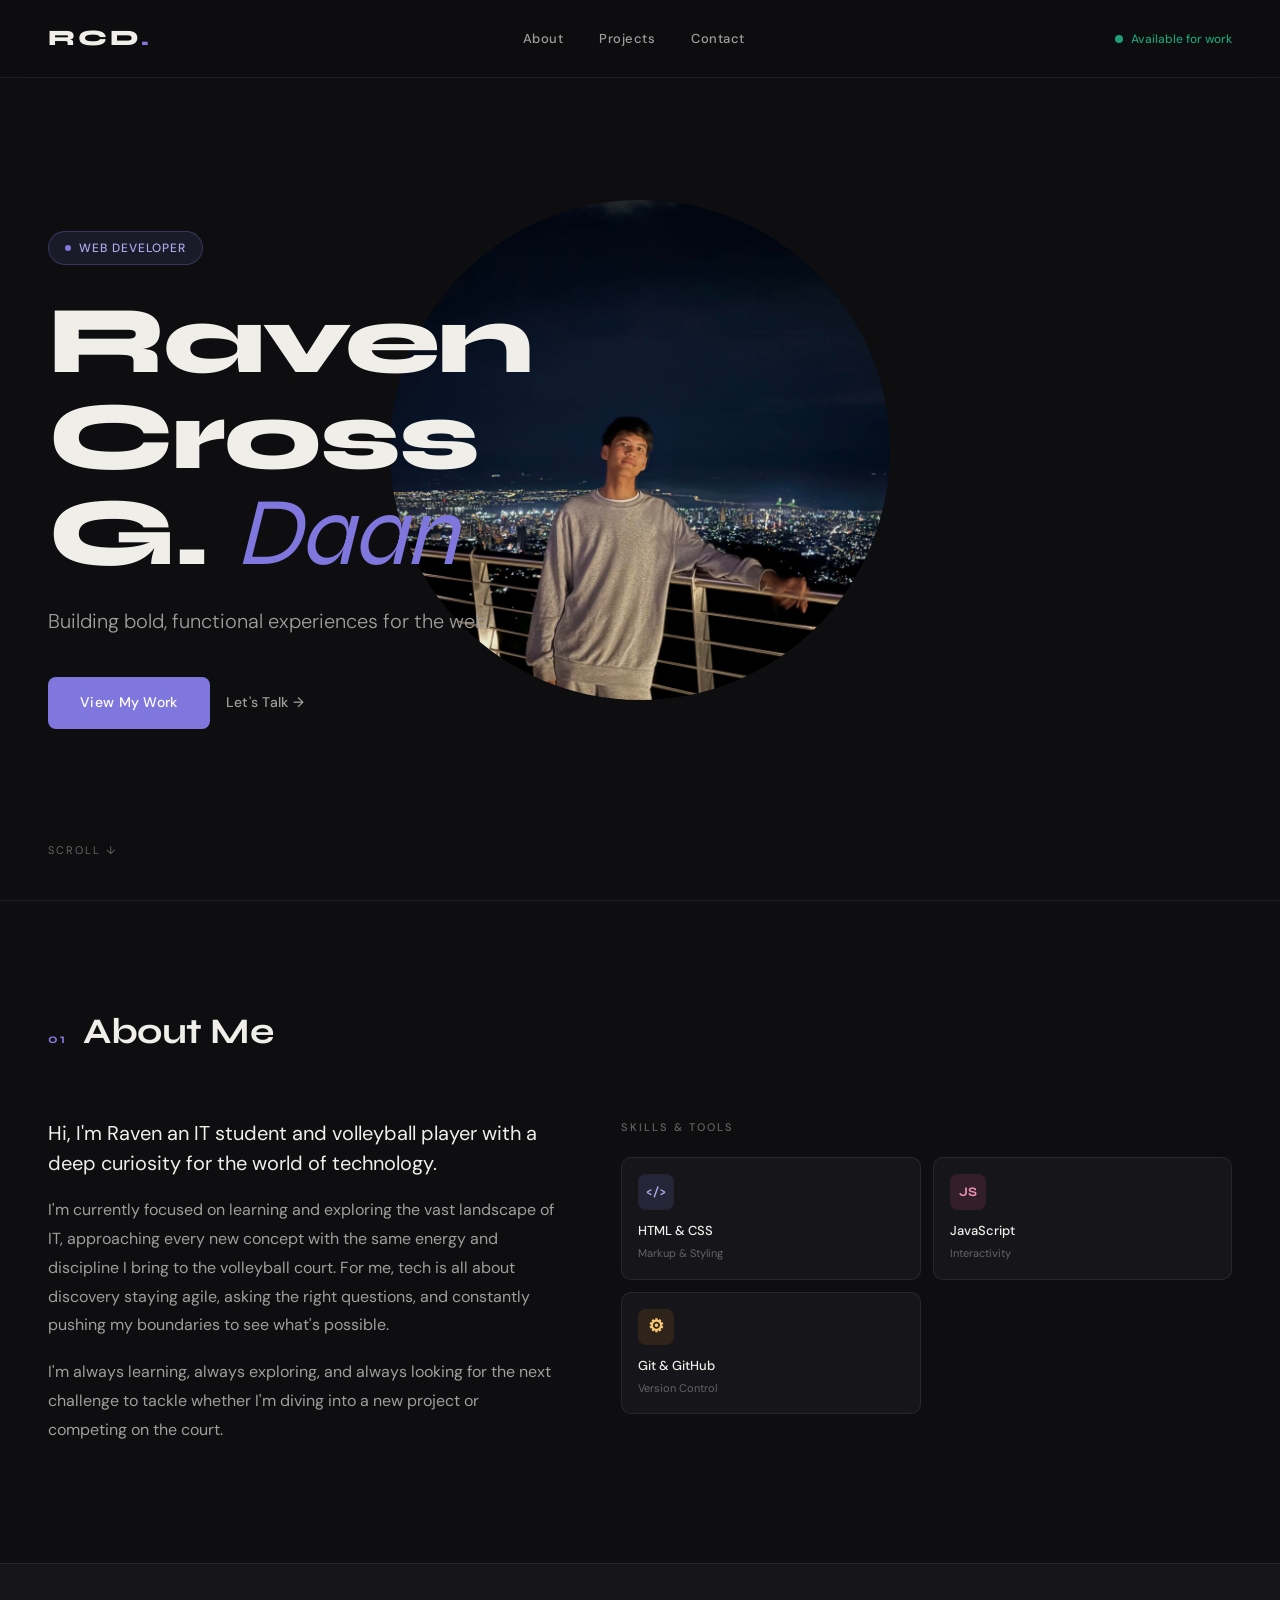
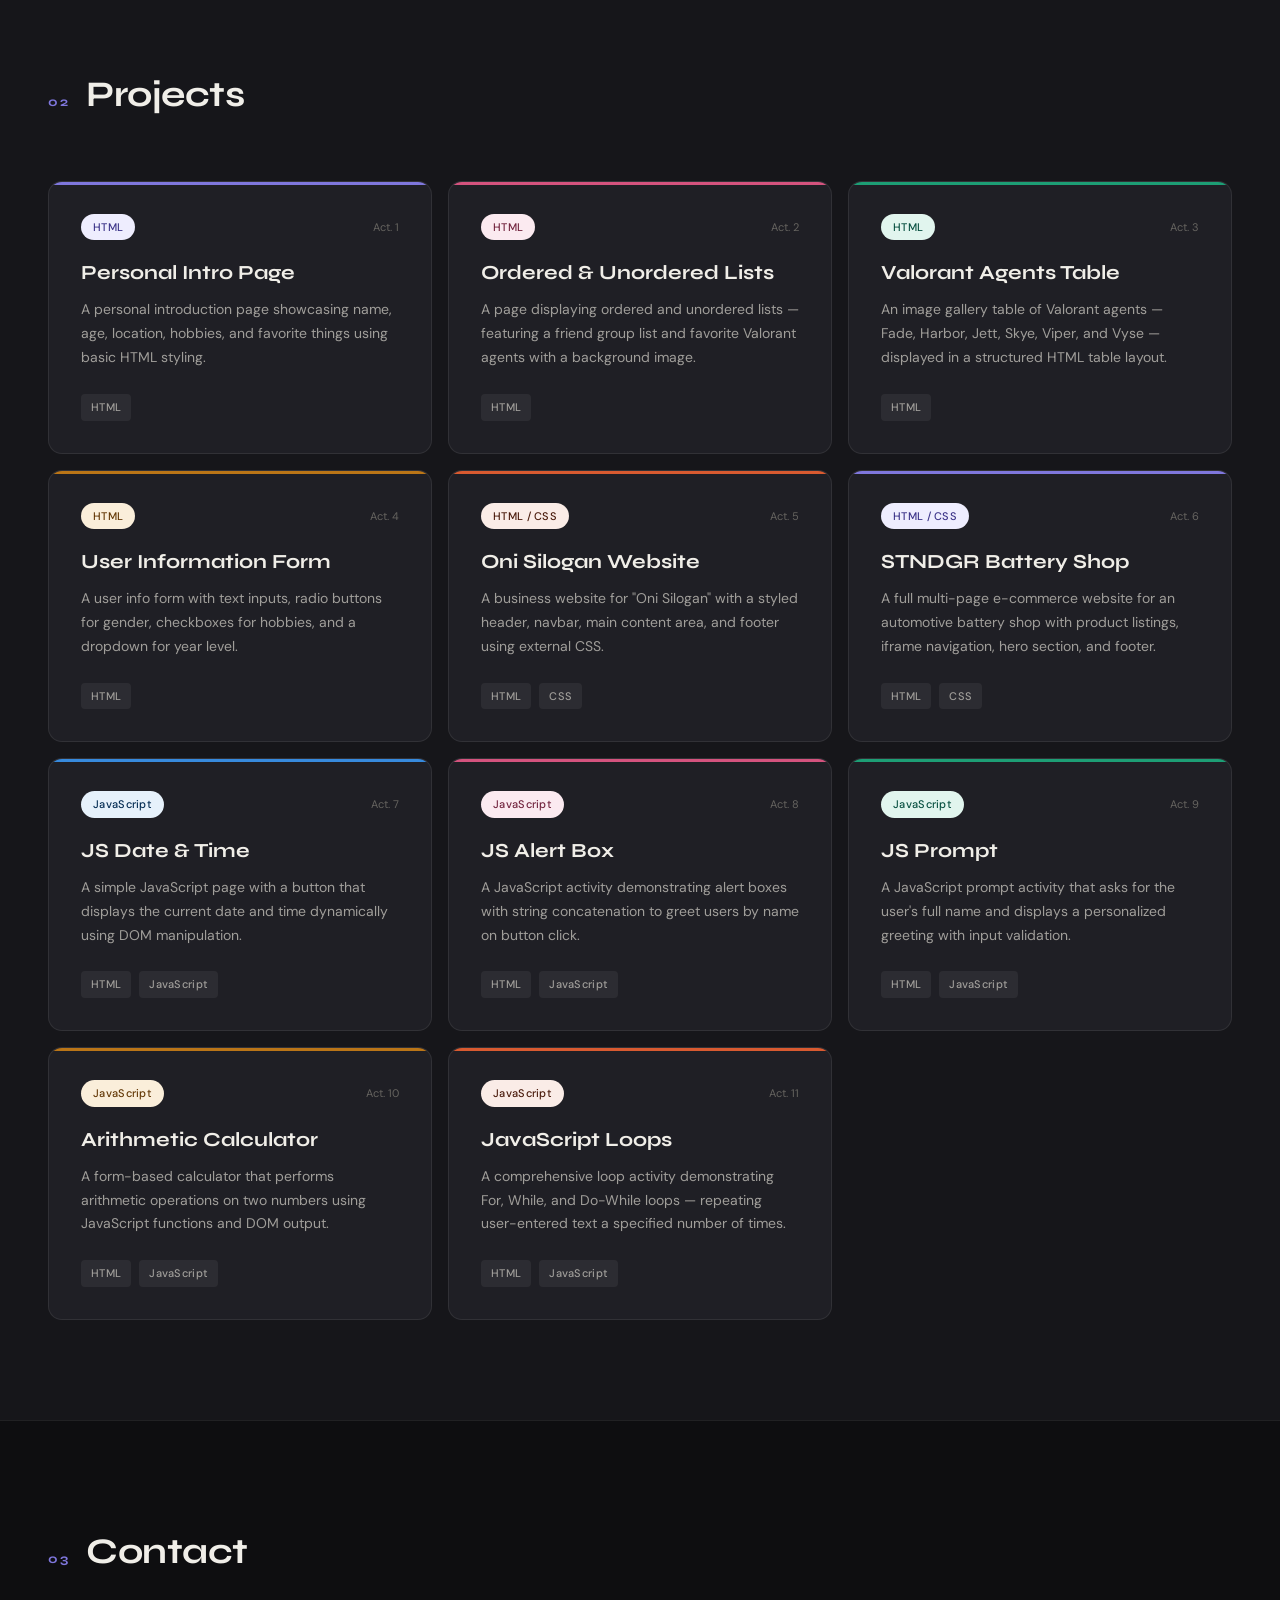
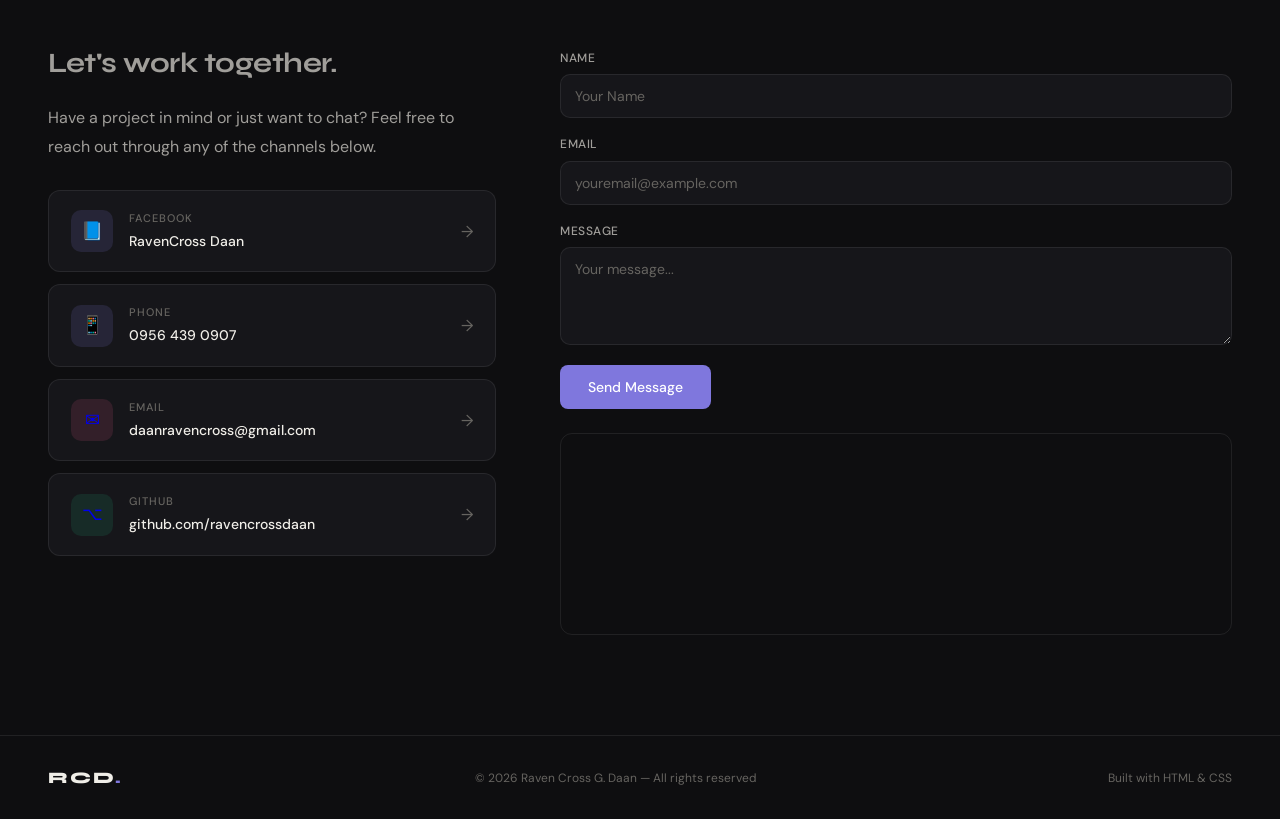
<file: index.html>
<!DOCTYPE html>
<html lang="en">
<head>
<meta charset="UTF-8">
<meta name="viewport" content="width=device-width, initial-scale=1.0">
<title>Raven Cross G. Daan — Web Developer</title>
<link rel="stylesheet" href="styles.css">
<link href="https://fonts.googleapis.com/css2?family=Syne:wght@400;500;600;700;800&family=DM+Sans:ital,wght@0,300;0,400;0,500;1,300&display=swap" rel="stylesheet">
</head>
<body>
 
<!-- NAVIGATION -->
<nav class="nav">
  <div class="nav-logo">RCD<span class="nav-dot">.</span></div>
  <div class="nav-links">
    <a href="#about">About</a>
    <a href="#projects">Projects</a>
    <a href="#contact">Contact</a>
  </div>
  <div class="nav-status">
    <span class="status-dot"></span> Available for work
  </div>
</nav>
 
<!-- HERO -->
<section class="hero" id="home">
  <div class="hero-bg-text">
    <img src="images/profile.jpg" alt="My Photo" style="width: 500px; height: 500px; border-radius: 200%; object-fit: cover;">
  </div>
  <div class="hero-inner">
    <div class="hero-tag">
      <span class="tag-dot"></span> Web Developer
    </div>
    <h1 class="hero-title">
      <span class="line-1">Raven Cross</span>
      <span class="line-2">G. <em>Daan</em></span>
    </h1>
    <p class="hero-sub">Building bold, functional experiences for the web.</p>
    <div class="hero-actions">
      <a href="#projects" class="btn-main">View My Work</a>
      <a href="#contact" class="btn-ghost">Let's Talk →</a>
    </div>
  </div>
  <div class="hero-scroll-hint">scroll ↓</div>
</section>
 
<!-- ABOUT -->
<section class="section about-section" id="about">
  <div class="section-header">
    <span class="section-num">01</span>
    <h2 class="section-title">About Me</h2>
  </div>
  <div class="about-grid">
    <div class="about-text">
      <p class="about-lead">Hi, I'm Raven an IT student and volleyball player with a deep curiosity for the world of technology.</p>
      <p>I'm currently focused on learning and exploring the vast landscape of IT, approaching every new concept with the same energy and discipline I bring to the volleyball court. For me, tech is all about discovery staying agile, asking the right questions, and constantly pushing my boundaries to see what's possible.</p>
      <p>I'm always learning, always exploring, and always looking for the next challenge to tackle whether I'm diving into a new project or competing on the court.</p>
    </div>
    <div class="skills-panel">
      <div class="skills-label">Skills & Tools</div>
      <div class="skills-grid">
        <div class="skill-item">
          <div class="skill-icon sk-purple">&#60;/&#62;</div>
          <div class="skill-name">HTML & CSS</div>
          <div class="skill-desc">Markup & Styling</div>
        </div>
        <div class="skill-item">
          <div class="skill-icon sk-pink">JS</div>
          <div class="skill-name">JavaScript</div>
          <div class="skill-desc">Interactivity</div>
        </div>
        <div class="skill-item">
          <div class="skill-icon sk-amber">⚙</div>
          <div class="skill-name">Git & GitHub</div>
          <div class="skill-desc">Version Control</div>
        </div>
      </div>
    </div>
  </div>
</section>
 
<!-- PROJECTS -->
<section class="section projects-section" id="projects">
  <div class="section-header">
    <span class="section-num">02</span>
    <h2 class="section-title">Projects</h2>
  </div>
  <div class="projects-grid">
 
    <a href="activity1.html" class="project-card">
      <div class="project-accent" style="background:#7F77DD;"></div>
      <div class="project-meta">
        <span class="project-tag" style="background:#EEEDFE;color:#3C3489;">HTML</span>
        <span class="project-year">Act. 1</span>
      </div>
      <h3 class="project-title">Personal Intro Page</h3>
      <p class="project-desc">A personal introduction page showcasing name, age, location, hobbies, and favorite things using basic HTML styling.</p>
      <div class="project-stack"><span>HTML</span></div>
    </a>
 
    <a href="activity2.html" class="project-card">
      <div class="project-accent" style="background:#D4537E;"></div>
      <div class="project-meta">
        <span class="project-tag" style="background:#FBEAF0;color:#72243E;">HTML</span>
        <span class="project-year">Act. 2</span>
      </div>
      <h3 class="project-title">Ordered & Unordered Lists</h3>
      <p class="project-desc">A page displaying ordered and unordered lists — featuring a friend group list and favorite Valorant agents with a background image.</p>
      <div class="project-stack"><span>HTML</span></div>
    </a>
 
    <a href="activity3.html" class="project-card">
      <div class="project-accent" style="background:#1D9E75;"></div>
      <div class="project-meta">
        <span class="project-tag" style="background:#E1F5EE;color:#085041;">HTML</span>
        <span class="project-year">Act. 3</span>
      </div>
      <h3 class="project-title">Valorant Agents Table</h3>
      <p class="project-desc">An image gallery table of Valorant agents — Fade, Harbor, Jett, Skye, Viper, and Vyse — displayed in a structured HTML table layout.</p>
      <div class="project-stack"><span>HTML</span></div>
    </a>
 
    <a href="activity4.html" class="project-card">
      <div class="project-accent" style="background:#BA7517;"></div>
      <div class="project-meta">
        <span class="project-tag" style="background:#FAEEDA;color:#633806;">HTML</span>
        <span class="project-year">Act. 4</span>
      </div>
      <h3 class="project-title">User Information Form</h3>
      <p class="project-desc">A user info form with text inputs, radio buttons for gender, checkboxes for hobbies, and a dropdown for year level.</p>
      <div class="project-stack"><span>HTML</span></div>
    </a>
 
    <a href="activity5.html" class="project-card">
      <div class="project-accent" style="background:#D85A30;"></div>
      <div class="project-meta">
        <span class="project-tag" style="background:#FAECE7;color:#4A1B0C;">HTML / CSS</span>
        <span class="project-year">Act. 5</span>
      </div>
      <h3 class="project-title">Oni Silogan Website</h3>
      <p class="project-desc">A business website for "Oni Silogan" with a styled header, navbar, main content area, and footer using external CSS.</p>
      <div class="project-stack"><span>HTML</span><span>CSS</span></div>
    </a>
 
    <a href="activity6.html" class="project-card">
      <div class="project-accent" style="background:#7F77DD;"></div>
      <div class="project-meta">
        <span class="project-tag" style="background:#EEEDFE;color:#3C3489;">HTML / CSS</span>
        <span class="project-year">Act. 6</span>
      </div>
      <h3 class="project-title">STNDGR Battery Shop</h3>
      <p class="project-desc">A full multi-page e-commerce website for an automotive battery shop with product listings, iframe navigation, hero section, and footer.</p>
      <div class="project-stack"><span>HTML</span><span>CSS</span></div>
    </a>
 
    <a href="activity7.html" class="project-card">
      <div class="project-accent" style="background:#378ADD;"></div>
      <div class="project-meta">
        <span class="project-tag" style="background:#E6F1FB;color:#042C53;">JavaScript</span>
        <span class="project-year">Act. 7</span>
      </div>
      <h3 class="project-title">JS Date & Time</h3>
      <p class="project-desc">A simple JavaScript page with a button that displays the current date and time dynamically using DOM manipulation.</p>
      <div class="project-stack"><span>HTML</span><span>JavaScript</span></div>
    </a>
 
    <a href="activity8.html" class="project-card">
      <div class="project-accent" style="background:#D4537E;"></div>
      <div class="project-meta">
        <span class="project-tag" style="background:#FBEAF0;color:#72243E;">JavaScript</span>
        <span class="project-year">Act. 8</span>
      </div>
      <h3 class="project-title">JS Alert Box</h3>
      <p class="project-desc">A JavaScript activity demonstrating alert boxes with string concatenation to greet users by name on button click.</p>
      <div class="project-stack"><span>HTML</span><span>JavaScript</span></div>
    </a>
 
    <a href="activity9.html" class="project-card">
      <div class="project-accent" style="background:#1D9E75;"></div>
      <div class="project-meta">
        <span class="project-tag" style="background:#E1F5EE;color:#085041;">JavaScript</span>
        <span class="project-year">Act. 9</span>
      </div>
      <h3 class="project-title">JS Prompt</h3>
      <p class="project-desc">A JavaScript prompt activity that asks for the user's full name and displays a personalized greeting with input validation.</p>
      <div class="project-stack"><span>HTML</span><span>JavaScript</span></div>
    </a>
 
    <a href="activity10.html" class="project-card">
      <div class="project-accent" style="background:#BA7517;"></div>
      <div class="project-meta">
        <span class="project-tag" style="background:#FAEEDA;color:#633806;">JavaScript</span>
        <span class="project-year">Act. 10</span>
      </div>
      <h3 class="project-title">Arithmetic Calculator</h3>
      <p class="project-desc">A form-based calculator that performs arithmetic operations on two numbers using JavaScript functions and DOM output.</p>
      <div class="project-stack"><span>HTML</span><span>JavaScript</span></div>
    </a>
 
    <a href="activity11.html" class="project-card">
      <div class="project-accent" style="background:#D85A30;"></div>
      <div class="project-meta">
        <span class="project-tag" style="background:#FAECE7;color:#4A1B0C;">JavaScript</span>
        <span class="project-year">Act. 11</span>
      </div>
      <h3 class="project-title">JavaScript Loops</h3>
      <p class="project-desc">A comprehensive loop activity demonstrating For, While, and Do-While loops — repeating user-entered text a specified number of times.</p>
      <div class="project-stack"><span>HTML</span><span>JavaScript</span></div>
    </a>
 
  </div>
</section>
 
<!-- CONTACT -->
<section class="section contact-section" id="contact">
  <div class="section-header">
    <span class="section-num">03</span>
    <h2 class="section-title">Contact</h2>
  </div>
 
  <div class="contact-grid">
 
    <!-- LEFT: info + links -->
    <div class="contact-text">
      <p class="contact-lead">Let's work together.</p>
      <p>Have a project in mind or just want to chat? Feel free to reach out through any of the channels below.</p>
 
      <div class="contact-links" style="margin-top: 28px;">
        <a href="https://www.facebook.com/ravencross.daan" target="_blank" class="contact-card">
          <div class="contact-icon ci-purple">📘</div>
          <div class="contact-info">
            <span class="contact-label">Facebook</span>
            <span class="contact-value">RavenCross Daan</span>
          </div>
          <div class="contact-arrow">→</div>
        </a>
        <a href="tel:09564390907" class="contact-card">
          <div class="contact-icon ci-purple">📱</div>
          <div class="contact-info">
            <span class="contact-label">Phone</span>
            <span class="contact-value">0956 439 0907</span>
          </div>
          <div class="contact-arrow">→</div>
        </a>
        <a href="mailto:daanravencross@gmail.com" class="contact-card">
          <div class="contact-icon ci-pink">✉</div>
          <div class="contact-info">
            <span class="contact-label">Email</span>
            <span class="contact-value">daanravencross@gmail.com</span>
          </div>
          <div class="contact-arrow">→</div>
        </a>
        <a href="https://github.com/ravencrossdaan" target="_blank" class="contact-card">
          <div class="contact-icon ci-teal">⌥</div>
          <div class="contact-info">
            <span class="contact-label">GitHub</span>
            <span class="contact-value">github.com/ravencrossdaan</span>
          </div>
          <div class="contact-arrow">→</div>
        </a>
      </div>
    </div>
 
    <!-- RIGHT: form + map -->
    <div class="contact-right">
      <form class="contact-form">
        <label class="form-label">Name</label>
        <input type="text" placeholder="Your Name">
        <label class="form-label">Email</label>
        <input type="email" placeholder="youremail@example.com">
        <label class="form-label">Message</label>
        <textarea placeholder="Your message..." rows="4"></textarea>
        <button type="submit">Send Message</button>
      </form>
 
      <div class="map-wrapper">
        <iframe
          src="https://www.google.com/maps/embed?pb=!1m18!1m12!1m3!1d3927.8048504054173!2d123.67269767479523!3d10.115054189996277!2m3!1f0!2f0!3f0!3m2!1i1024!2i768!4f13.1!3m3!1m2!1s0x33a97dbc91348647%3A0x1db8b94921f62734!2sSTNDGR%20BATTERY%20SHOP!5e0!3m2!1sen!2sph!4v1778658254112!5m2!1sen!2sph"
          width="100%" height="200" style="border:0;" allowfullscreen="" loading="lazy" referrerpolicy="no-referrer-when-downgrade">
        </iframe>
      </div>
    </div>
 
  </div>
</section>
 
<!-- FOOTER -->
<footer class="footer">
  <div class="footer-inner">
    <span class="footer-logo">RCD<span class="nav-dot">.</span></span>
    <span class="footer-copy">© 2026 Raven Cross G. Daan — All rights reserved</span>
    <span class="footer-made">Built with HTML & CSS</span>
  </div>
</footer>
 
<script>
  // Smooth scroll
  document.querySelectorAll('a[href^="#"]').forEach(a => {
    a.addEventListener('click', e => {
      e.preventDefault();
      document.querySelector(a.getAttribute('href')).scrollIntoView({ behavior: 'smooth' });
    });
  });
 
  // Fade-in on scroll
  const observer = new IntersectionObserver((entries) => {
    entries.forEach(e => { if (e.isIntersecting) e.target.classList.add('visible'); });
  }, { threshold: 0.1 });
  document.querySelectorAll('.section, .project-card, .skill-item, .contact-card').forEach(el => {
    el.classList.add('fade-in');
    observer.observe(el);
  });
</script>
 
</body>
</html>
</file>
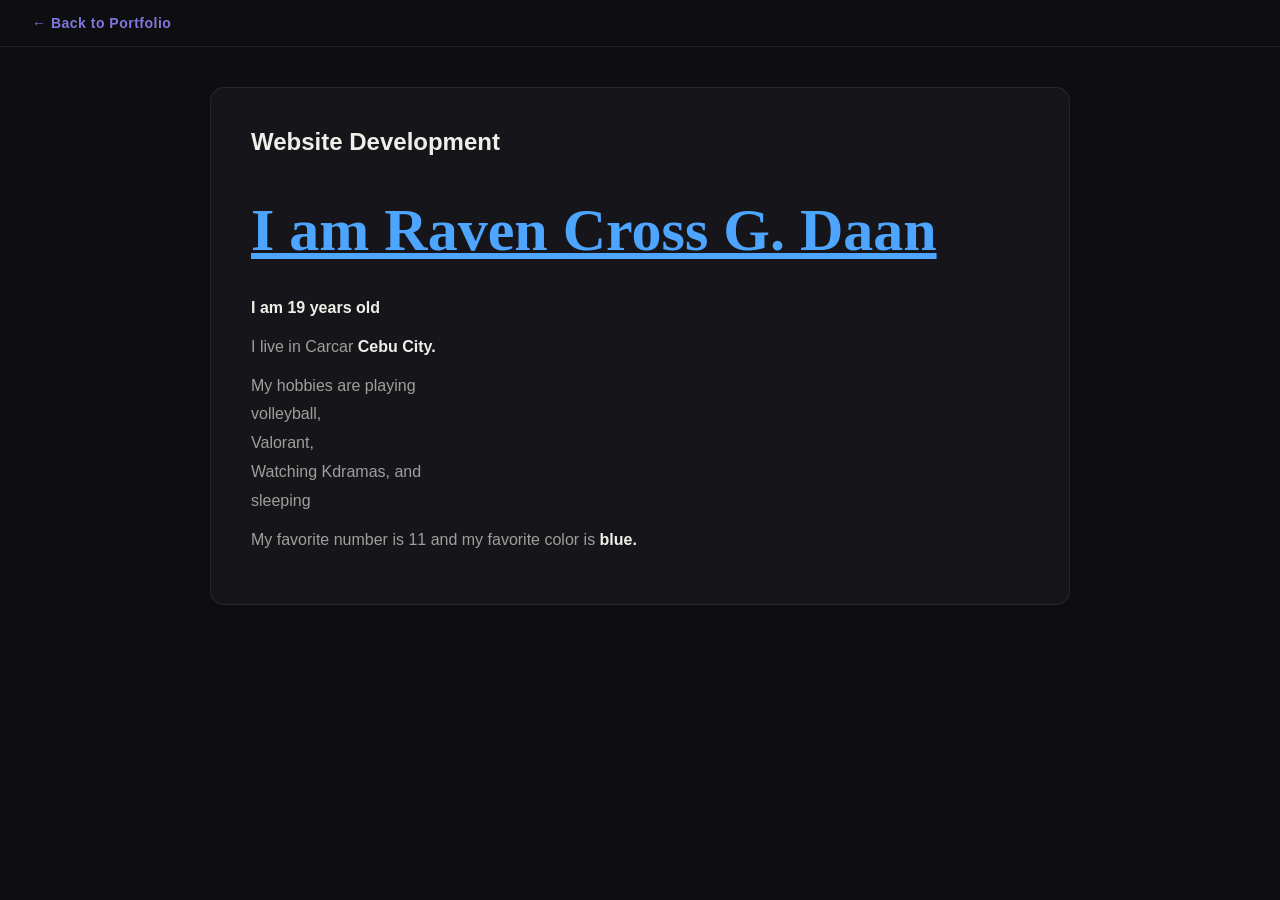
<file: activity1.html>
<!DOCTYPE html>
<html>
<head>
    <title>Activity 1 - Personal Intro</title>
    <link rel="stylesheet" href="activity-style.css">
</head>
<body>
    <div class="act-nav"><a href="index.html">← Back to Portfolio</a></div>
    <div class="act-container">
        <h2>Website Development</h2>
        <p style="font-size:60px;font-family:Tahoma,Geneva;font-weight:bold;color:#4ea5ff;text-decoration:underline;">I am Raven Cross G. Daan</p>
        <p><b>I am 19 years old</b></p>
        <p>I live in Carcar <b>Cebu City.</b></p>
        <p>My hobbies are playing <br>volleyball,<br>Valorant,<br>Watching Kdramas, and<br>sleeping</p>
        <p>My favorite number is 11 and my favorite color is <b style="font-weight:bolder;">blue.</b></p>
    </div>
</body>
</html>
</file>
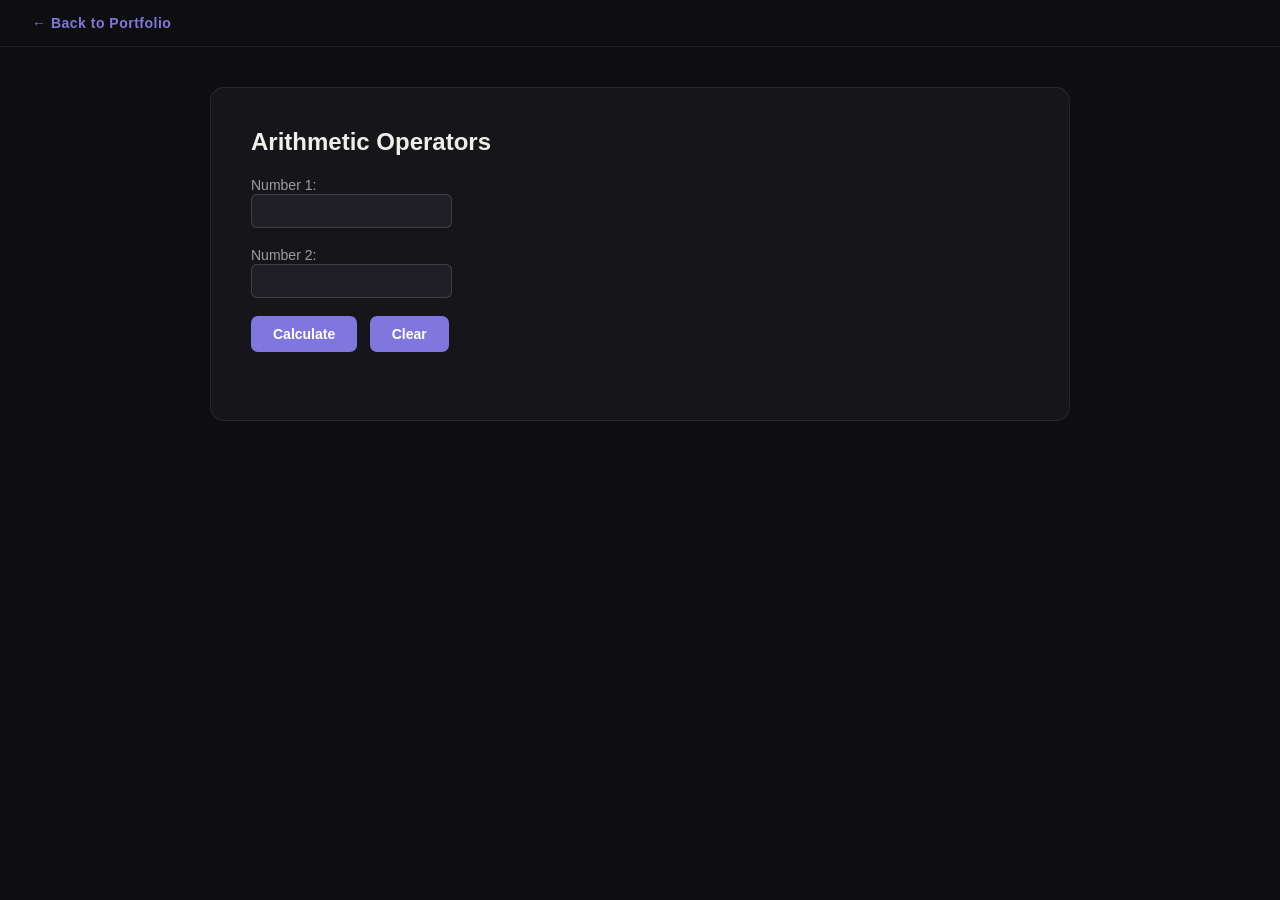
<file: activity10.html>
<!DOCTYPE html>
<html>
<head>
    <title>Activity 10 - Arithmetic Calculator</title>
    <link rel="stylesheet" href="activity-style.css">
    <script>
    function calculate() {
        let num1 = parseFloat(document.getElementById("num1").value);
        let num2 = parseFloat(document.getElementById("num2").value);
        if (isNaN(num1) || isNaN(num2)) {
            document.getElementById("sum").innerHTML = "Please enter valid numbers.";
            return;
        }
        let result = `
            <b>Addition:</b> ${num1} + ${num2} = ${num1 + num2}<br>
            <b>Subtraction:</b> ${num1} - ${num2} = ${num1 - num2}<br>
            <b>Multiplication:</b> ${num1} × ${num2} = ${num1 * num2}<br>
            <b>Division:</b> ${num1} ÷ ${num2} = ${num2 !== 0 ? (num1 / num2).toFixed(2) : "Cannot divide by zero"}<br>
            <b>Modulus:</b> ${num1} % ${num2} = ${num1 % num2}
        `;
        document.getElementById("sum").innerHTML = result;
    }
    function clearFields() {
        document.getElementById("num1").value = "";
        document.getElementById("num2").value = "";
        document.getElementById("sum").innerHTML = "";
    }
    </script>
</head>
<body>
    <div class="act-nav"><a href="index.html">← Back to Portfolio</a></div>
    <div class="act-container">
        <h2>Arithmetic Operators</h2>
        <form id="sumForm">
            <label for="num1">Number 1:</label><br>
            <input type="text" id="num1" name="num1"><br><br>
            <label for="num2">Number 2:</label><br>
            <input type="text" id="num2" name="num2"><br><br>
            <button type="button" onclick="calculate()">Calculate</button>
            <button type="button" onclick="clearFields()">Clear</button>
        </form>
        <br>
        <p id="sum"></p>
    </div>
</body>
</html>
</file>
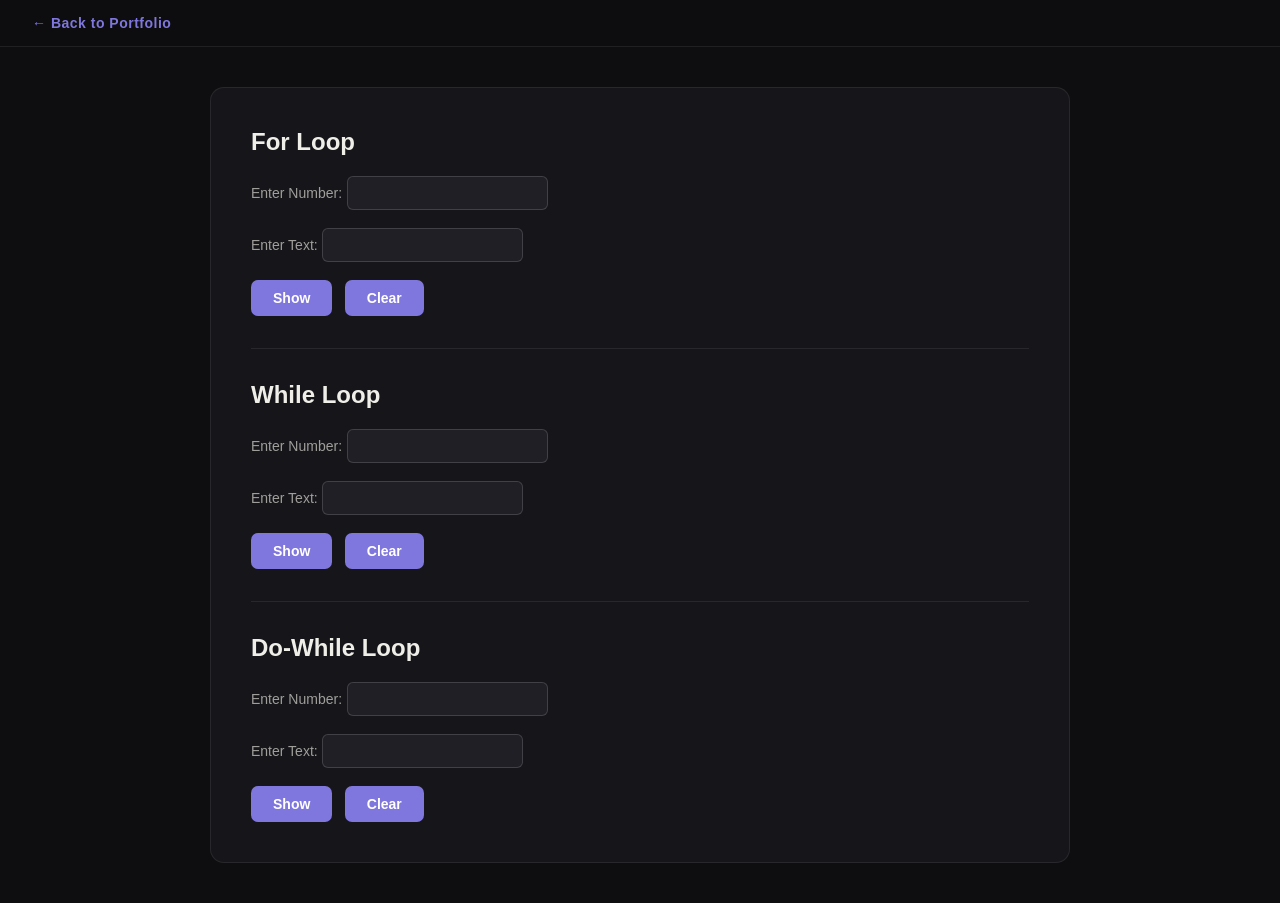
<file: activity11.html>
<!DOCTYPE html>
<html>
<head>
    <title>Activity 11 - JavaScript Loops</title>
    <link rel="stylesheet" href="activity-style.css">
    <script>
    function showFor() {
        let count = parseInt(document.getElementById("forCount").value);
        let text = document.getElementById("forText").value;
        let output = document.getElementById("forOutput");
        let result = "";
        if (isNaN(count)) return;
        for (let i = 0; i < count; i++) { result += (i + 1) + ". " + text + "<br>"; }
        output.innerHTML = result;
    }
    function clearFor() { document.getElementById("forForm").reset(); document.getElementById("forOutput").innerHTML = ""; }

    function showWhile() {
        let count = parseInt(document.getElementById("whileCount").value);
        let text = document.getElementById("whileText").value;
        let output = document.getElementById("whileOutput");
        let result = ""; let i = 0;
        if (isNaN(count)) return;
        while (i < count) { result += (i + 1) + ". " + text + "<br>"; i++; }
        output.innerHTML = result;
    }
    function clearWhile() { document.getElementById("whileForm").reset(); document.getElementById("whileOutput").innerHTML = ""; }

    function showDoWhile() {
        let count = parseInt(document.getElementById("dowhileCount").value);
        let text = document.getElementById("dowhileText").value;
        let output = document.getElementById("dowhileOutput");
        let result = "";
        if (isNaN(count) || count <= 0) { output.innerHTML = ""; return; }
        let i = 0;
        do { result += (i + 1) + ". " + text + "<br>"; i++; } while (i < count);
        output.innerHTML = result;
    }
    function clearDoWhile() { document.getElementById("dowhileForm").reset(); document.getElementById("dowhileOutput").innerHTML = ""; }
    </script>
</head>
<body>
    <div class="act-nav"><a href="index.html">← Back to Portfolio</a></div>
    <div class="act-container">
        <div id="forSection">
            <h2>For Loop</h2>
            <form id="forForm">
                <label>Enter Number:</label>
                <input type="number" id="forCount"><br><br>
                <label>Enter Text:</label>
                <input type="text" id="forText"><br><br>
                <button type="button" onclick="showFor()">Show</button>
                <button type="button" onclick="clearFor()">Clear</button>
            </form>
            <div id="forOutput"></div>
        </div>
        <hr>
        <div id="whileSection">
            <h2>While Loop</h2>
            <form id="whileForm">
                <label>Enter Number:</label>
                <input type="number" id="whileCount"><br><br>
                <label>Enter Text:</label>
                <input type="text" id="whileText"><br><br>
                <button type="button" onclick="showWhile()">Show</button>
                <button type="button" onclick="clearWhile()">Clear</button>
            </form>
            <div id="whileOutput"></div>
        </div>
        <hr>
        <div id="DowhileSection">
            <h2>Do-While Loop</h2>
            <form id="dowhileForm">
                <label>Enter Number:</label>
                <input type="number" id="dowhileCount"><br><br>
                <label>Enter Text:</label>
                <input type="text" id="dowhileText"><br><br>
                <button type="button" onclick="showDoWhile()">Show</button>
                <button type="button" onclick="clearDoWhile()">Clear</button>
            </form>
            <div id="dowhileOutput"></div>
        </div>
    </div>
</body>
</html>
</file>
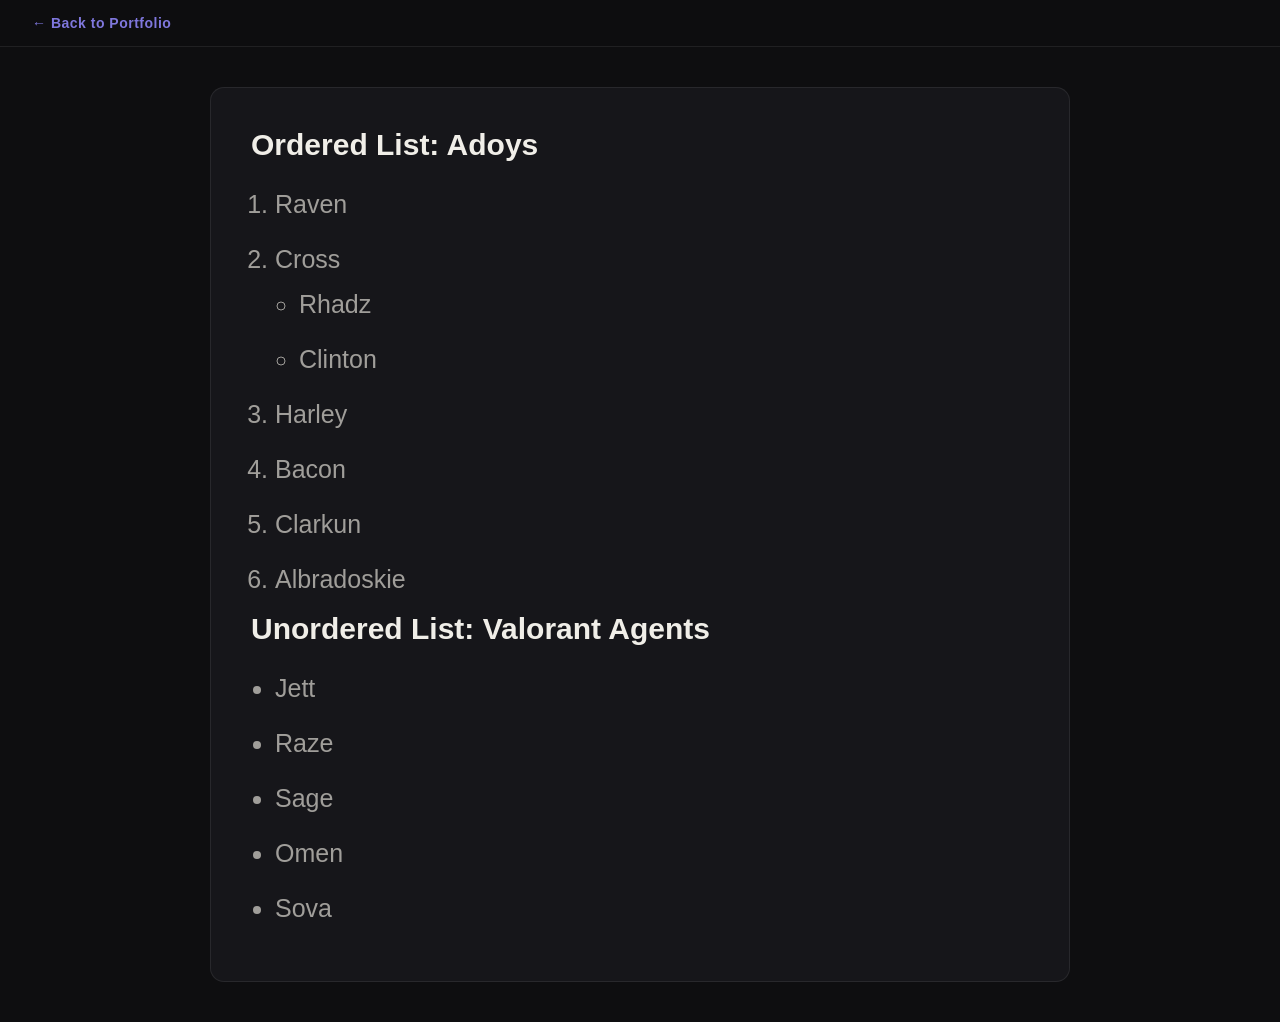
<file: activity2.html>
<!DOCTYPE html>
<html>
<head>
    <title>Activity 2 - Lists</title>
    <link rel="stylesheet" href="activity-style.css">
</head>
<body>
    <div class="act-nav"><a href="index.html">← Back to Portfolio</a></div>
    <div class="act-container">
        <h3 style="font-size:30px;">Ordered List: Adoys</h3>
        <ol style="font-size:25px;">
            <li>Raven</li>
            <li>Cross
                <ul>
                    <li>Rhadz</li>
                    <li>Clinton</li>
                </ul>
            </li>
            <li>Harley</li>
            <li>Bacon</li>
            <li>Clarkun</li>
            <li>Albradoskie</li>
        </ol>
        <h3 style="font-size:30px;">Unordered List: Valorant Agents</h3>
        <ul style="font-size:25px;">
            <li>Jett</li>
            <li>Raze</li>
            <li>Sage</li>
            <li>Omen</li>
            <li>Sova</li>
        </ul>
    </div>
</body>
</html>
</file>
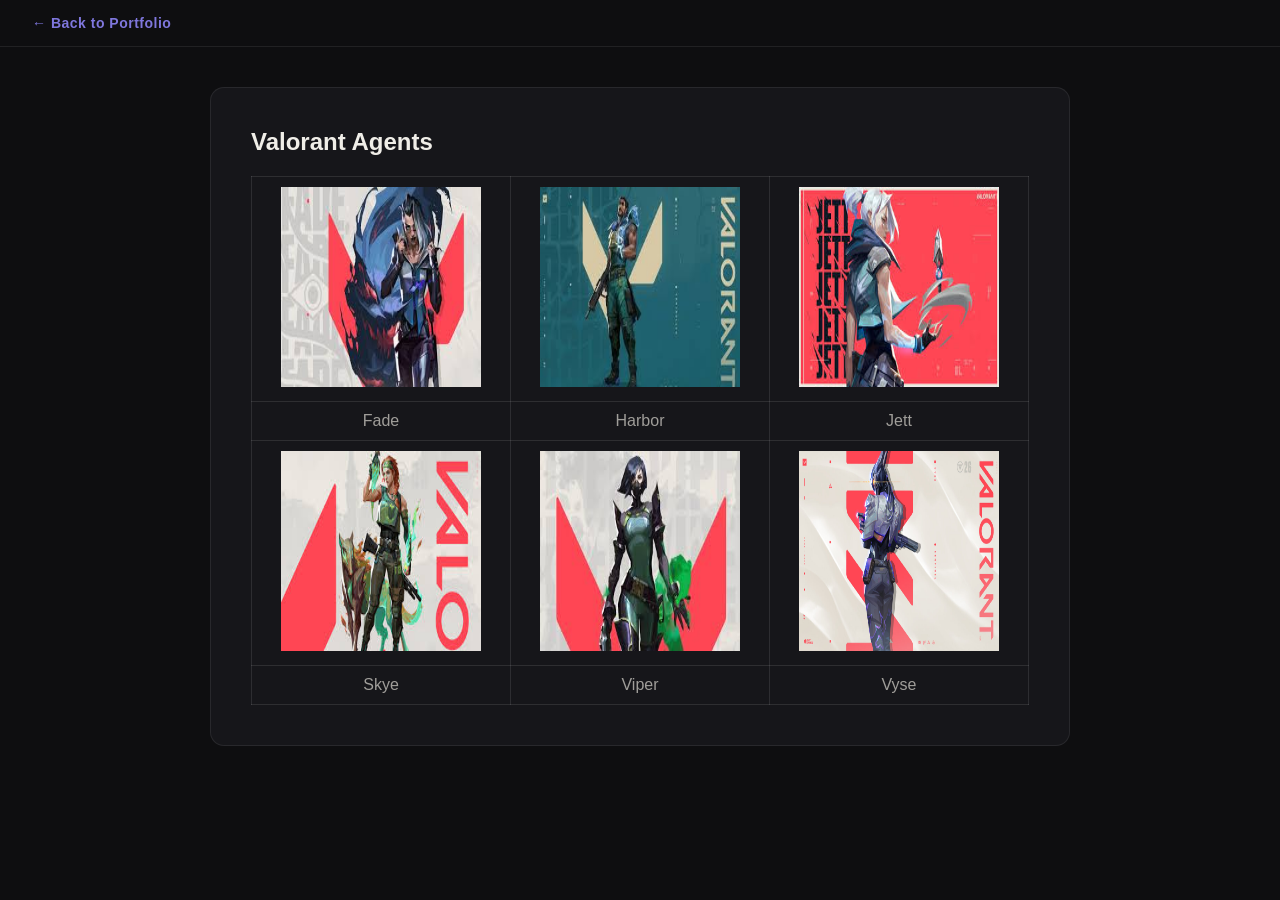
<file: activity3.html>
<!DOCTYPE html>
<html>
<head>
    <title>Activity 3 - Valorant Agents Table</title>
    <link rel="stylesheet" href="activity-style.css">
</head>
<body>
    <div class="act-nav"><a href="index.html">← Back to Portfolio</a></div>
    <div class="act-container">
        <h2>Valorant Agents</h2>
        <table border="1" width="100%" style="text-align:center;">
            <tr height="200">
                <td><img src="images/fade.jpg" alt="fade" width="200" height="200"></td>
                <td><img src="images/harbor.jpg" alt="harbor" width="200" height="200"></td>
                <td><img src="images/jett.jpg" alt="jett" width="200" height="200"></td>
            </tr>
            <tr><td>Fade</td><td>Harbor</td><td>Jett</td></tr>
            <tr height="200">
                <td><img src="images/skye.jpg" alt="skye" width="200" height="200"></td>
                <td><img src="images/viper.jpg" alt="viper" width="200" height="200"></td>
                <td><img src="images/vyse.jpg" alt="vyse" width="200" height="200"></td>
            </tr>
            <tr><td>Skye</td><td>Viper</td><td>Vyse</td></tr>
        </table>
    </div>
</body>
</html>
</file>
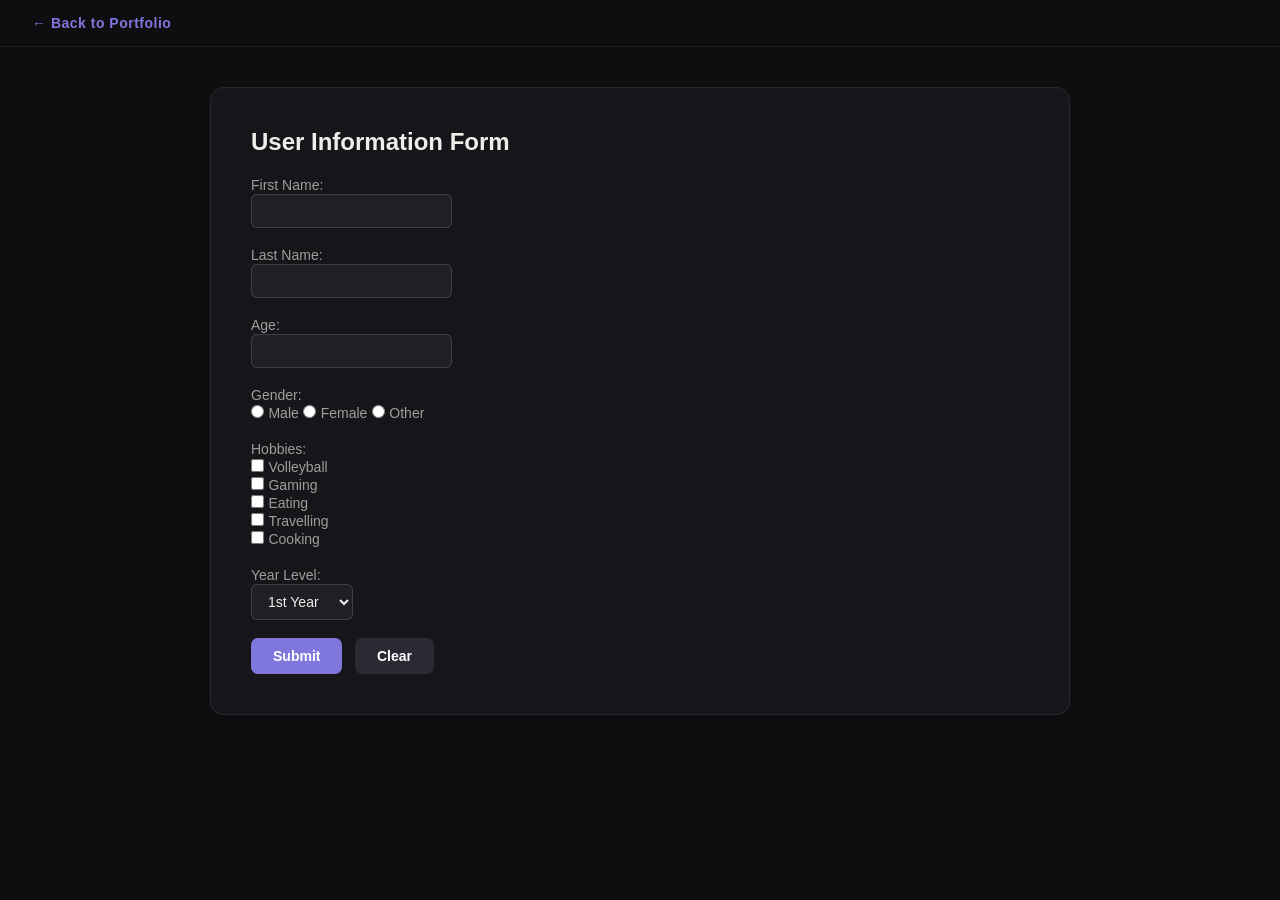
<file: activity4.html>
<!DOCTYPE html>
<html>
<head>
    <title>Activity 4 - User Information Form</title>
    <link rel="stylesheet" href="activity-style.css">
</head>
<body>
    <div class="act-nav"><a href="index.html">← Back to Portfolio</a></div>
    <div class="act-container">
        <h2>User Information Form</h2>
        <form action="" method="post">
            <label for="fname">First Name:</label><br>
            <input type="text" id="fname" name="firstname" required><br><br>
            <label for="lname">Last Name:</label><br>
            <input type="text" id="lname" name="lastname" required><br><br>
            <label for="age">Age:</label><br>
            <input type="number" id="age" name="age"><br><br>
            <label>Gender:</label><br>
            <input type="radio" id="male" name="gender" value="male">
            <label for="male">Male</label>
            <input type="radio" id="female" name="gender" value="female">
            <label for="female">Female</label>
            <input type="radio" id="other" name="gender" value="other">
            <label for="other">Other</label><br><br>
            <label>Hobbies:</label><br>
            <input type="checkbox" id="hobby1" name="hobby" value="Volleyball">
            <label for="hobby1">Volleyball</label><br>
            <input type="checkbox" id="hobby2" name="hobby" value="Gaming">
            <label for="hobby2">Gaming</label><br>
            <input type="checkbox" id="hobby3" name="hobby" value="Eating">
            <label for="hobby3">Eating</label><br>
            <input type="checkbox" id="hobby4" name="hobby" value="Travelling">
            <label for="hobby4">Travelling</label><br>
            <input type="checkbox" id="hobby5" name="hobby" value="Cooking">
            <label for="hobby5">Cooking</label><br><br>
            <label for="year-level">Year Level:</label><br>
            <select id="year-level" name="year_level">
                <option value="1st-year">1st Year</option>
                <option value="2nd-year">2nd Year</option>
                <option value="3rd-year">3rd Year</option>
                <option value="4th-year">4th Year</option>
            </select><br><br>
            <button type="submit">Submit</button>
            <button type="reset">Clear</button>
        </form>
    </div>
</body>
</html>
</file>
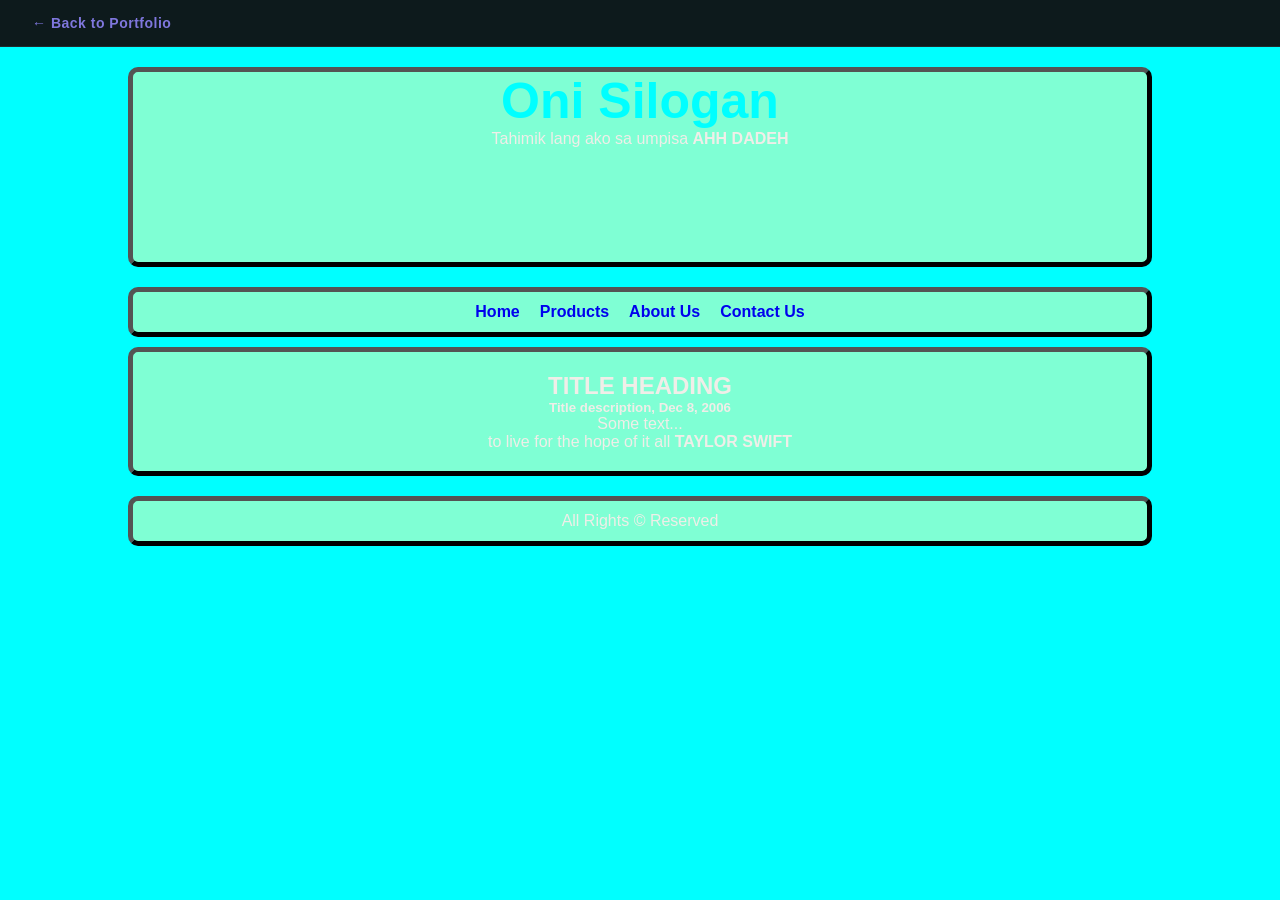
<file: activity5.html>
<!DOCTYPE html>
<html>
<head>
    <title>Activity 5 - Oni Silogan</title>
    <link rel="stylesheet" href="activity-style.css">
    <style>
        .header{ border:5px outset black; width:80%; height:200px; background-color:aquamarine; border-radius:10px; margin:20px auto; text-align:center; }
        .header h1{ font-size:50px; color:aqua; font-family:Arial,Helvetica,sans-serif; }
        .navbar{ border:5px outset black; width:80%; height:50px; background-color:aquamarine; border-radius:10px; margin:10px auto; text-align:center; display:flex; align-items:center; justify-content:center; gap:20px; }
        .navbar a{ text-decoration:none; font-weight:bold; }
        .main{ border:5px outset black; width:80%; background-color:aquamarine; border-radius:10px; margin:10px auto; padding:20px; text-align:center; }
        .footer{ border:5px outset black; width:80%; height:50px; background-color:aquamarine; border-radius:10px; margin:20px auto; text-align:center; display:flex; align-items:center; justify-content:center; }
        body{ background-color:aqua; }
    </style>
</head>
<body>
    <div class="act-nav"><a href="index.html">← Back to Portfolio</a></div>
    <div class="header"><h1>Oni Silogan</h1><p>Tahimik lang ako sa umpisa <b>AHH DADEH</b></p></div>
    <div class="navbar">
        <a href="#">Home</a>
        <a href="#">Products</a>
        <a href="#">About Us</a>
        <a href="#">Contact Us</a>
    </div>
    <div class="main">
        <h2>TITLE HEADING</h2>
        <h5>Title description, Dec 8, 2006</h5>
        <p>Some text...</p>
        <p>to live for the hope of it all <b>TAYLOR SWIFT</b></p>
    </div>
    <div class="footer"><p>All Rights &copy; Reserved</p></div>
</body>
</html>
</file>
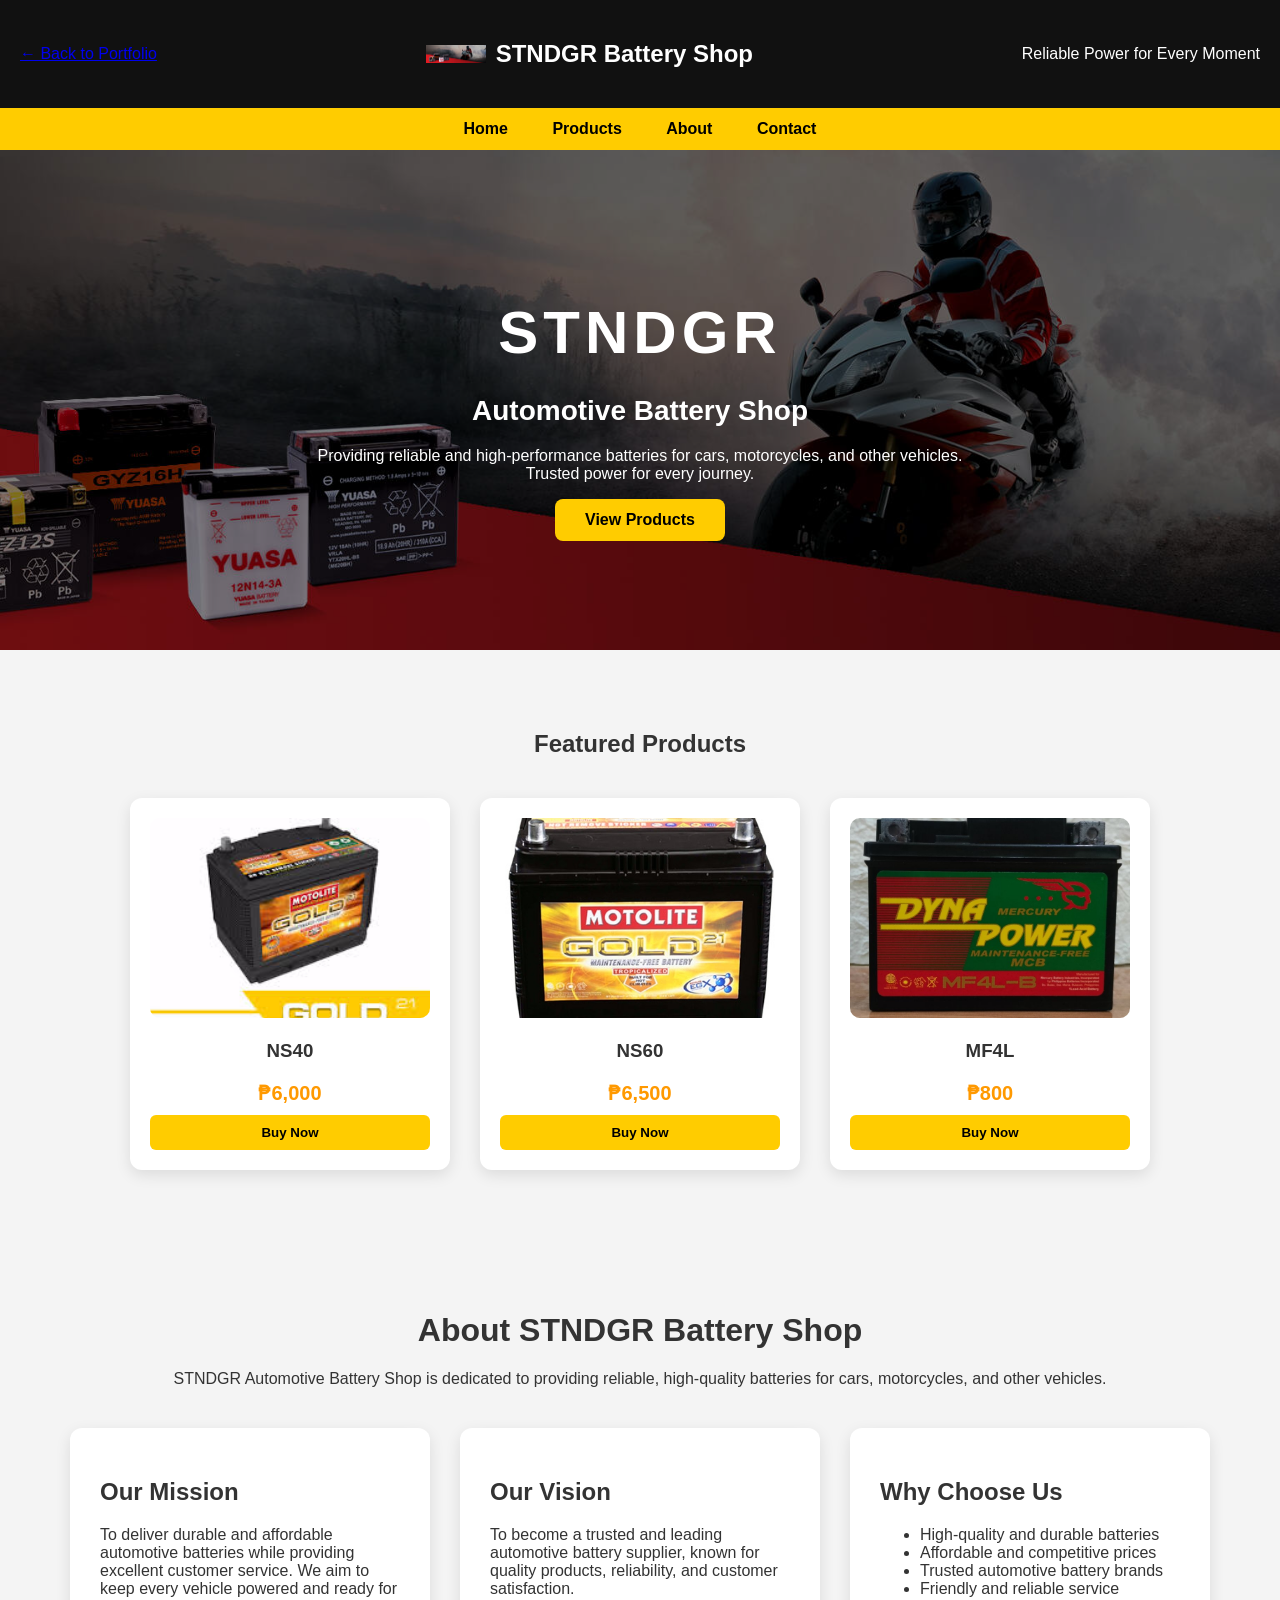
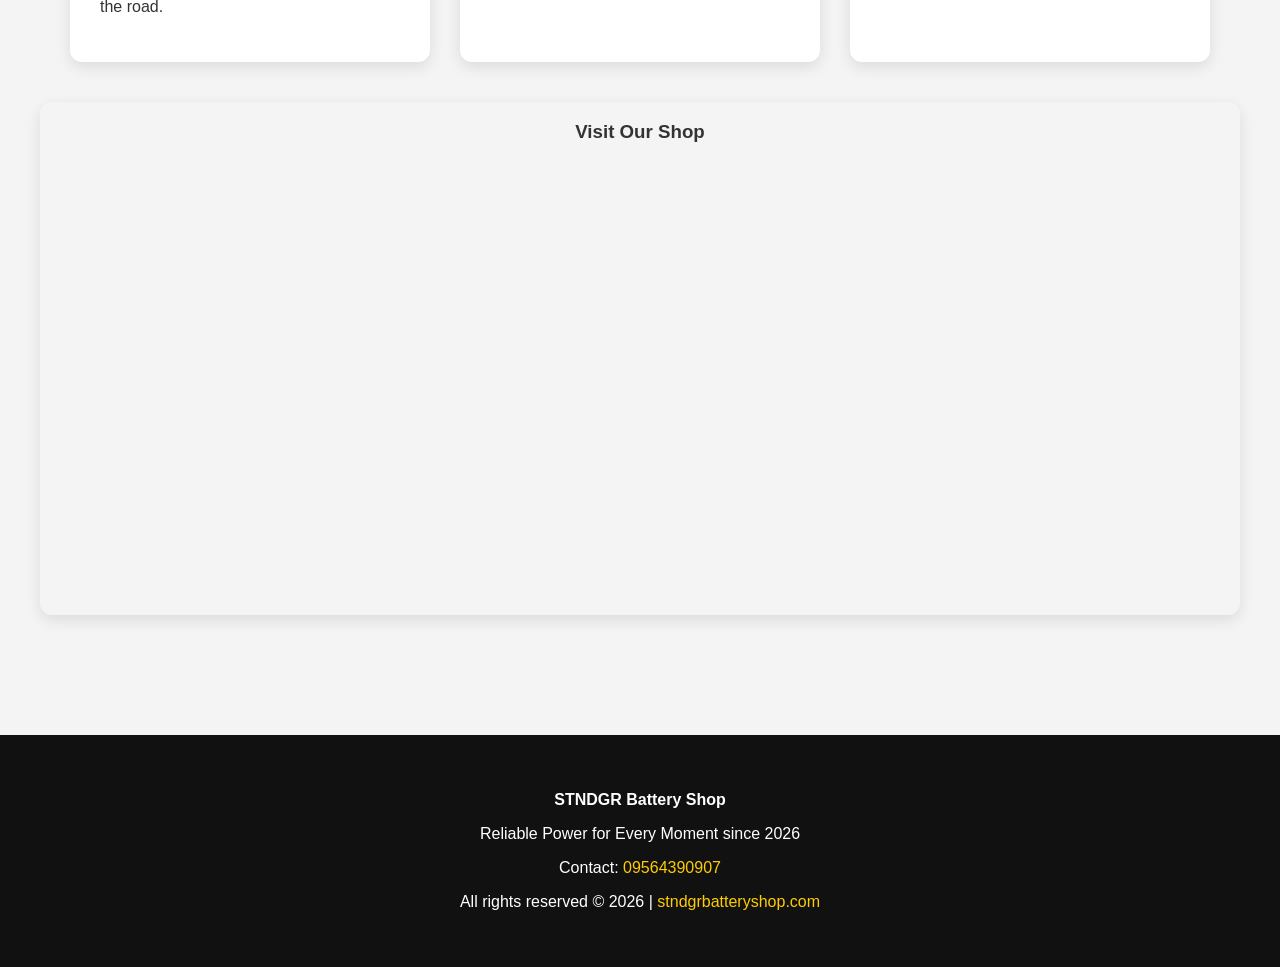
<file: activity6.html>
<!DOCTYPE html>
<html lang="en">
<head>
<meta charset="UTF-8">
<meta name="viewport" content="width=device-width, initial-scale=1.0">
<title>STNDGR Battery Shop</title>
<style>
    body { margin: 0; font-family: Arial, Helvetica, sans-serif; background: #f4f4f4; color: #333; }
    .header { background: #111; color: white; padding: 20px; display: flex; justify-content: space-between; align-items: center; }
    .logo { display: flex; align-items: center; }
    .logo img { width: 60px; margin-right: 10px; }
    #nav { background: #ffcc00; padding: 12px; text-align: center; position: sticky; top: 0; z-index: 1000; }
    #nav a { text-decoration: none; color: black; font-weight: bold; margin: 0 20px; transition: 0.3s; }
    #nav a:hover { color: white; }
    .hero { position: relative; height: 500px; background: url("images/bat.jpg") center/cover; display: flex; justify-content: center; align-items: center; text-align: center; color: white; }
    .hero::before { content: ""; position: absolute; top: 0; left: 0; width: 100%; height: 100%; background: rgba(0,0,0,0.5); z-index: 1; }
    .hero .content { position: relative; z-index: 2; max-width: 700px; padding: 20px; }
    .hero h1 { font-size: 60px; margin-bottom: 10px; letter-spacing: 5px; }
    .hero .subtitle { font-size: 28px; font-weight: bold; margin-bottom: 20px; }
    .hero .btn { text-decoration: none; background: #ffcc00; color: black; padding: 12px 30px; font-weight: bold; border-radius: 8px; transition: 0.3s; display: inline-block; }
    .hero .btn:hover { background: white; transform: scale(1.05); }
    .section { padding: 60px 20px; max-width: 1200px; margin: auto; text-align: center; }
    .products-grid { display: flex; justify-content: center; gap: 30px; flex-wrap: wrap; margin-top: 40px; }
    .product-card { background: white; border-radius: 12px; padding: 20px; width: 280px; box-shadow: 0 5px 15px rgba(0,0,0,0.1); transition: 0.3s; }
    .product-card:hover { transform: translateY(-8px); box-shadow: 0 10px 25px rgba(0,0,0,0.2); }
    .product-card img { width: 100%; height: 200px; object-fit: cover; border-radius: 10px; }
    .price { font-size: 20px; color: #ff9900; font-weight: bold; margin: 10px 0; }
    .buy-btn { background: #ffcc00; border: none; padding: 10px 20px; font-weight: bold; border-radius: 6px; cursor: pointer; transition: 0.3s; width: 100%; }
    .buy-btn:hover { background: #222; color: white; }
    .about-section { display: flex; gap: 30px; justify-content: center; flex-wrap: wrap; margin-top: 40px; }
    .about-box { background: white; padding: 30px; width: 300px; border-radius: 12px; box-shadow: 0 5px 15px rgba(0,0,0,0.1); text-align: left; }
    .map-container { margin-top: 40px; border-radius: 12px; overflow: hidden; box-shadow: 0 5px 15px rgba(0,0,0,0.1); }
    .map-container iframe { width: 100%; max-width: 1000px; height: 450px; border: 0; }
    .footer { background: #111; color: white; text-align: center; padding: 40px 20px; margin-top: 60px; }
    .footer a { color: #ffcc00; text-decoration: none; }
    html { scroll-behavior: smooth; }
</style>
</head>
<body>

<div class="header">
    <div class="act-nav"><a href="index.html">← Back to Portfolio</a></div>
    <div class="logo">
        <img src="images/bat.jpg" alt="Logo">
        <h2>STNDGR Battery Shop</h2>
    </div>
    <div class="tagline">Reliable Power for Every Moment</div>
</div>

<div id="nav">
    <a href="#home">Home</a>
    <a href="#products">Products</a>
    <a href="#about">About</a>
    <a href="#contact">Contact</a>
</div>

<div class="hero" id="home">
    <div class="content">
        <h1>STNDGR</h1>
        <p class="subtitle">Automotive Battery Shop</p>
        <p>Providing reliable and high-performance batteries for cars, motorcycles, and other vehicles. Trusted power for every journey.</p>
        <a href="#products" class="btn">View Products</a>
    </div>
</div>

<div class="section" id="products">
    <h2>Featured Products</h2>
    <div class="products-grid">
        <div class="product-card">
            <img src="images/NS40.jpg" alt="NS40">
            <h3>NS40</h3>
            <p class="price">₱6,000</p>
            <button class="buy-btn">Buy Now</button>
        </div>
        <div class="product-card">
            <img src="images/NS60.jpg" alt="NS60">
            <h3>NS60</h3>
            <p class="price">₱6,500</p>
            <button class="buy-btn">Buy Now</button>
        </div>
        <div class="product-card">
            <img src="images/MF4L.jpg" alt="MF4L">
            <h3>MF4L</h3>
            <p class="price">₱800</p>
            <button class="buy-btn">Buy Now</button>
        </div>
    </div>
</div>

<div class="section" id="about">
    <h1>About STNDGR Battery Shop</h1>
    <p>STNDGR Automotive Battery Shop is dedicated to providing reliable, high-quality batteries for cars, motorcycles, and other vehicles.</p>
    <div class="about-section">
        <div class="about-box">
            <h2>Our Mission</h2>
            <p>To deliver durable and affordable automotive batteries while providing excellent customer service. We aim to keep every vehicle powered and ready for the road.</p>
        </div>
        <div class="about-box">
            <h2>Our Vision</h2>
            <p>To become a trusted and leading automotive battery supplier, known for quality products, reliability, and customer satisfaction.</p>
        </div>
        <div class="about-box">
            <h2>Why Choose Us</h2>
            <ul>
                <li>High-quality and durable batteries</li>
                <li>Affordable and competitive prices</li>
                <li>Trusted automotive battery brands</li>
                <li>Friendly and reliable service</li>
            </ul>
        </div>
    </div>

    <div class="map-container">
        <h3>Visit Our Shop</h3>
        <iframe src="https://www.google.com/maps/embed?pb=!1m18!1m12!1m3!1d8634.255800462272!2d123.6729444169883!3d10.118395780507631!2m3!1f0!2f0!3f0!3m2!1i1024!2i768!4f13.1!3m3!1m2!1s0x33a97dbc91348647%3A0x1db8b94921f62734!2sSTNDGR%20BATTERY%20SHOP!5e0!3m2!1sen!2sph!4v1777887205242!5m2!1sen!2sph" allowfullscreen="" loading="lazy" referrerpolicy="no-referrer-when-downgrade"></iframe>
    </div>
</div>

<div class="footer" id="contact">
    <p><b>STNDGR Battery Shop</b></p>
    <p>Reliable Power for Every Moment since 2026</p>
    <p>Contact: <a href="tel:09564390907">09564390907</a></p>
    <p>All rights reserved &copy; 2026 | <a href="#">stndgrbatteryshop.com</a></p>
</div>

</body>
</html>
</file>
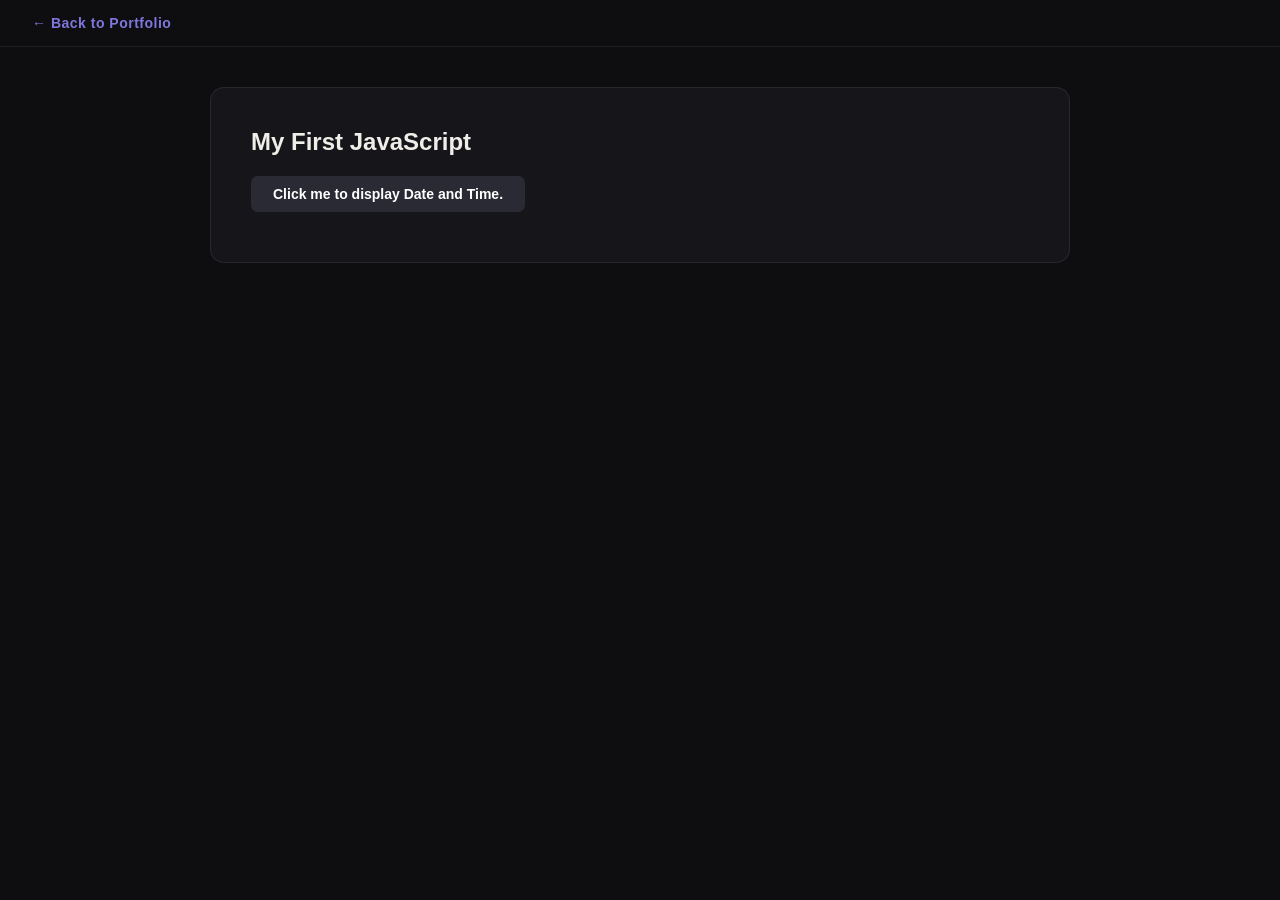
<file: activity7.html>
<!DOCTYPE html>
<html>
<head>
    <title>Activity 7 - JS Date & Time</title>
    <link rel="stylesheet" href="activity-style.css">
</head>
<body>
    <div class="act-nav"><a href="index.html">← Back to Portfolio</a></div>
    <div class="act-container">
        <h2>My First JavaScript</h2>
        <button type="button" onclick="document.getElementById('demo').innerHTML = Date()">Click me to display Date and Time.</button>
        <p id="demo"></p>
    </div>
</body>
</html>
</file>
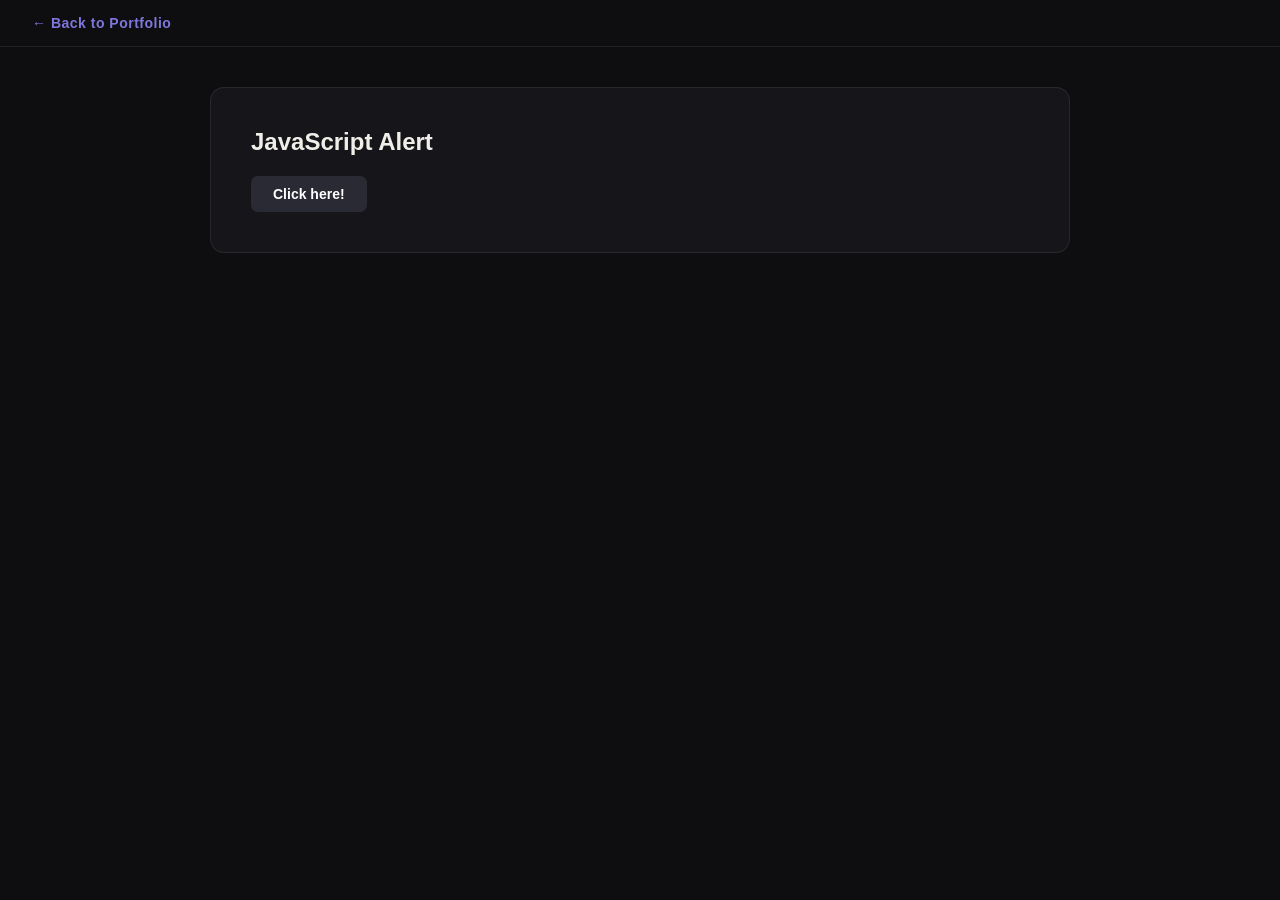
<file: activity8.html>
<!DOCTYPE html>
<html>
<head>
    <title>Activity 8 - JS Alert</title>
    <link rel="stylesheet" href="activity-style.css">
    <script>
    function myFunction() {
        var name = "Your name here";
        alert("Hi " + name + " I am an alert box!");
    }
    </script>
</head>
<body>
    <div class="act-nav"><a href="index.html">← Back to Portfolio</a></div>
    <div class="act-container">
        <h2>JavaScript Alert</h2>
        <button onclick="myFunction()">Click here!</button>
    </div>
</body>
</html>
</file>
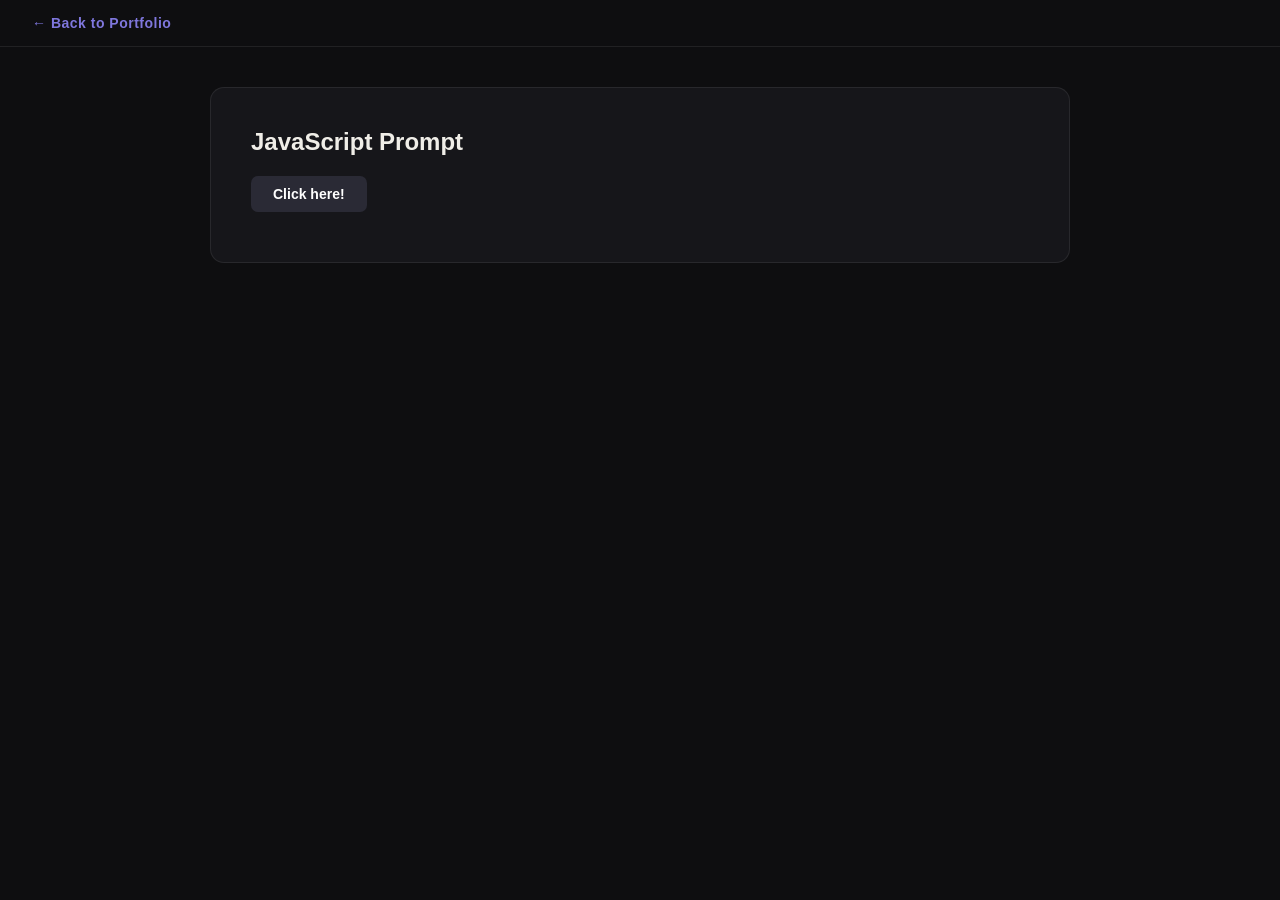
<file: activity9.html>
<!DOCTYPE html>
<html>
<head>
    <title>Activity 9 - JS Prompt</title>
    <link rel="stylesheet" href="activity-style.css">
    <script>
    function myFunction() {
        let txt;
        let fullName = prompt("Full name:", "Enter full name here");
        if (fullName == null || fullName == "") {
            txt = "The field is required!";
        } else {
            txt = "Hello, " + fullName + "! How are you today?";
        }
        document.getElementById("demo").innerHTML = txt;
    }
    </script>
</head>
<body>
    <div class="act-nav"><a href="index.html">← Back to Portfolio</a></div>
    <div class="act-container">
        <h2>JavaScript Prompt</h2>
        <button onclick="myFunction()">Click here!</button>
        <p id="demo"></p>
    </div>
</body>
</html>
</file>
<file: styles.css>
/* ===========================
   RAVEN CROSS G. DAAN — PORTFOLIO
   styles.css
=========================== */
 
/* RESET & BASE */
*, *::before, *::after { margin: 0; padding: 0; box-sizing: border-box; }
 
:root {
  --purple:    #7F77DD;
  --purple-lt: #EEEDFE;
  --purple-dk: #3C3489;
  --pink:      #D4537E;
  --pink-lt:   #FBEAF0;
  --pink-dk:   #72243E;
  --teal:      #1D9E75;
  --teal-lt:   #E1F5EE;
  --teal-dk:   #085041;
  --amber:     #BA7517;
  --amber-lt:  #FAEEDA;
  --coral:     #D85A30;
  --coral-lt:  #FAECE7;
  --blue:      #378ADD;
  --blue-lt:   #E6F1FB;
  --bg:        #0e0e10;
  --bg2:       #16161a;
  --bg3:       #1f1f25;
  --border:    rgba(255,255,255,0.08);
  --text:      #f0eee8;
  --text-muted:#a09e9a;
  --text-dim:  #666460;
}
 
html { scroll-behavior: smooth; }
 
body {
  font-family: 'DM Sans', sans-serif;
  background: var(--bg);
  color: var(--text);
  line-height: 1.7;
  font-size: 16px;
  overflow-x: hidden;
}
 
/* SCROLL BAR */
::-webkit-scrollbar { width: 4px; }
::-webkit-scrollbar-track { background: var(--bg); }
::-webkit-scrollbar-thumb { background: var(--purple); border-radius: 2px; }
 
/* ===========================
   NAVIGATION
=========================== */
.nav {
  position: fixed;
  top: 0; left: 0; right: 0;
  z-index: 100;
  display: flex;
  align-items: center;
  justify-content: space-between;
  padding: 20px 48px;
  background: rgba(14,14,16,0.85);
  backdrop-filter: blur(12px);
  border-bottom: 0.5px solid var(--border);
}
 
.nav-logo {
  font-family: 'Syne', sans-serif;
  font-size: 22px;
  font-weight: 800;
  letter-spacing: 3px;
  color: var(--text);
}
 
.nav-dot { color: var(--purple); }
 
.nav-links {
  display: flex;
  gap: 36px;
}
 
.nav-links a {
  font-size: 13px;
  font-weight: 500;
  color: var(--text-muted);
  text-decoration: none;
  letter-spacing: 0.5px;
  transition: color 0.2s;
}
 
.nav-links a:hover { color: var(--text); }
 
.nav-status {
  display: flex;
  align-items: center;
  gap: 8px;
  font-size: 12px;
  color: var(--teal);
  font-weight: 500;
}
 
.status-dot {
  width: 8px;
  height: 8px;
  background: var(--teal);
  border-radius: 50%;
  animation: pulse 2s infinite;
}
 
@keyframes pulse {
  0%, 100% { opacity: 1; transform: scale(1); }
  50%       { opacity: 0.5; transform: scale(1.3); }
}
 
/* ===========================
   HERO
=========================== */
.hero-bg-text {
    display: flex;
    justify-content: center;
    align-items: center;
}
.hero {
  position: relative;
  min-height: 100vh;
  display: flex;
  align-items: center;
  padding: 140px 48px 80px;
  overflow: hidden;
}
 
.hero-bg-text {
  position: absolute;
  left: 50%;                  
  transform: translate(-50%, -50%);  
  top: 50%;
  font-family: 'Syne', sans-serif;
  font-size: 280px;
  font-weight: 800;
  color: rgba(127,119,221,0.04);
  letter-spacing: -10px;
  user-select: none;
  pointer-events: none;
  line-height: 1;
}
 
.hero-inner { position: relative; z-index: 2; max-width: 800px; }
 
.hero-tag {
  display: inline-flex;
  align-items: center;
  gap: 8px;
  background: rgba(127,119,221,0.12);
  border: 0.5px solid rgba(127,119,221,0.3);
  color: #AFA9EC;
  font-size: 12px;
  font-weight: 500;
  padding: 6px 16px;
  border-radius: 20px;
  margin-bottom: 28px;
  letter-spacing: 1px;
  text-transform: uppercase;
}
 
.tag-dot {
  width: 6px; height: 6px;
  background: var(--purple);
  border-radius: 50%;
}
 
.hero-title {
  font-family: 'Syne', sans-serif;
  font-size: clamp(52px, 8vw, 96px);
  font-weight: 800;
  line-height: 1.0;
  letter-spacing: -2px;
  margin-bottom: 24px;
}
 
.hero-title .line-1 { display: block; color: var(--text); }
 
.hero-title .line-2 {
  display: block;
  color: var(--text);
}
 
.hero-title em {
  font-style: italic;
  font-weight: 400;
  color: var(--purple);
}
 
.hero-sub {
  font-size: 20px;
  color: var(--text-muted);
  font-weight: 300;
  margin-bottom: 40px;
  max-width: 480px;
  line-height: 1.6;
}
 
.hero-actions { display: flex; gap: 16px; align-items: center; }
 
.btn-main {
  background: var(--purple);
  color: white;
  padding: 14px 32px;
  border-radius: 8px;
  font-size: 14px;
  font-weight: 500;
  text-decoration: none;
  letter-spacing: 0.3px;
  transition: background 0.2s, transform 0.2s;
  display: inline-block;
}
 
.btn-main:hover { background: #534AB7; transform: translateY(-2px); }
 
.btn-ghost {
  color: var(--text-muted);
  font-size: 14px;
  font-weight: 500;
  text-decoration: none;
  transition: color 0.2s;
  letter-spacing: 0.3px;
}
 
.btn-ghost:hover { color: var(--text); }
 
.hero-scroll-hint {
  position: absolute;
  bottom: 40px;
  left: 48px;
  font-size: 11px;
  color: var(--text-dim);
  letter-spacing: 2px;
  text-transform: uppercase;
}
 
/* ===========================
   SECTIONS
=========================== */
.section {
  padding: 100px 48px;
  border-top: 0.5px solid var(--border);
}
 
.section-header {
  display: flex;
  align-items: baseline;
  gap: 16px;
  margin-bottom: 56px;
}
 
.section-num {
  font-family: 'Syne', sans-serif;
  font-size: 13px;
  color: var(--purple);
  font-weight: 700;
  letter-spacing: 2px;
}
 
.section-title {
  font-family: 'Syne', sans-serif;
  font-size: 36px;
  font-weight: 700;
  letter-spacing: -0.5px;
  color: var(--text);
}
 
/* ===========================
   ABOUT
=========================== */
.about-grid {
  display: grid;
  grid-template-columns: 1fr 1.2fr;
  gap: 64px;
  align-items: start;
}
 
.about-text p {
  color: var(--text-muted);
  line-height: 1.8;
  margin-bottom: 18px;
  font-size: 16px;
}
 
.about-lead {
  font-size: 20px !important;
  color: var(--text) !important;
  font-weight: 400;
  line-height: 1.5 !important;
}
 
.skills-label {
  font-size: 11px;
  font-weight: 500;
  letter-spacing: 2px;
  text-transform: uppercase;
  color: var(--text-dim);
  margin-bottom: 20px;
}
 
.skills-grid {
  display: grid;
  grid-template-columns: 1fr 1fr;
  gap: 12px;
}
 
.skill-item {
  background: var(--bg2);
  border: 0.5px solid var(--border);
  border-radius: 10px;
  padding: 16px;
  transition: border-color 0.2s, transform 0.2s;
}
 
.skill-item:hover {
  border-color: rgba(127,119,221,0.4);
  transform: translateY(-2px);
}
 
.skill-icon {
  width: 36px; height: 36px;
  border-radius: 8px;
  display: flex; align-items: center; justify-content: center;
  font-size: 13px; font-weight: 700;
  margin-bottom: 10px;
  font-family: 'Syne', monospace;
}
 
.sk-purple { background: rgba(127,119,221,0.15); color: #AFA9EC; }
.sk-pink   { background: rgba(212,83,126,0.15);  color: #ED93B1; }
.sk-teal   { background: rgba(29,158,117,0.15);  color: #5DCAA5; font-size:16px; }
.sk-amber  { background: rgba(186,117,23,0.15);  color: #FAC775; font-size:18px; }
.sk-coral  { background: rgba(216,90,48,0.15);   color: #F0997B; font-size:16px; }
.sk-blue   { background: rgba(55,138,221,0.15);  color: #85B7EB; }
 
.skill-name {
  font-size: 13px;
  font-weight: 500;
  color: var(--text);
  margin-bottom: 2px;
}
 
.skill-desc {
  font-size: 11px;
  color: var(--text-dim);
}
 
/* ===========================
   PROJECTS
=========================== */
.projects-section { background: var(--bg2); }
 
.projects-grid {
  display: grid;
  grid-template-columns: repeat(3, 1fr);
  gap: 16px;
}
 
.project-card {
  background: var(--bg3);
  border: 0.5px solid var(--border);
  border-radius: 14px;
  padding: 32px;
  position: relative;
  overflow: hidden;
  transition: transform 0.2s, border-color 0.2s;
}
 
.project-card:hover {
  transform: translateY(-4px);
  border-color: rgba(255,255,255,0.16);
}
 
.project-accent {
  position: absolute;
  top: 0; left: 0;
  width: 100%; height: 3px;
}
 
.project-meta {
  display: flex;
  align-items: center;
  justify-content: space-between;
  margin-bottom: 20px;
}
 
.project-tag {
  font-size: 11px;
  font-weight: 500;
  padding: 4px 12px;
  border-radius: 20px;
  letter-spacing: 0.3px;
}
 
.project-year {
  font-size: 11px;
  color: var(--text-dim);
}
 
.project-title {
  font-family: 'Syne', sans-serif;
  font-size: 20px;
  font-weight: 700;
  color: var(--text);
  margin-bottom: 12px;
  line-height: 1.3;
}
 
.project-desc {
  font-size: 14px;
  color: var(--text-muted);
  line-height: 1.7;
  margin-bottom: 24px;
}
 
.project-stack {
  display: flex;
  gap: 8px;
  flex-wrap: wrap;
}
 
.project-stack span {
  font-size: 11px;
  background: rgba(255,255,255,0.06);
  color: var(--text-muted);
  padding: 4px 10px;
  border-radius: 4px;
  font-weight: 500;
  letter-spacing: 0.3px;
}
 
.project-placeholder .project-title { color: var(--text-muted); }
 
.btn-ghost-sm {
  font-size: 13px;
  color: var(--teal);
  text-decoration: none;
  font-weight: 500;
  transition: opacity 0.2s;
}
 
.btn-ghost-sm:hover { opacity: 0.7; }
 
/* ===========================
   CONTACT
=========================== */
.contact-grid {
  display: grid;
  grid-template-columns: 1fr 1.5fr;
  gap: 64px;
  align-items: start;
}
 
.contact-lead {
  font-family: 'Syne', sans-serif;
  font-size: 28px;
  font-weight: 700;
  color: var(--text);
  margin-bottom: 16px;
  letter-spacing: -0.5px;
}
 
.contact-text p {
  color: var(--text-muted);
  line-height: 1.8;
}
 
.contact-links {
  display: flex;
  flex-direction: column;
  gap: 12px;
}
 
.contact-card {
  display: flex;
  align-items: center;
  gap: 16px;
  background: var(--bg2);
  border: 0.5px solid var(--border);
  border-radius: 12px;
  padding: 18px 22px;
  text-decoration: none;
  transition: border-color 0.2s, transform 0.2s;
}
 
.contact-card:hover {
  border-color: rgba(255,255,255,0.2);
  transform: translateX(4px);
}
 
.contact-icon {
  width: 42px; height: 42px;
  border-radius: 10px;
  display: flex; align-items: center; justify-content: center;
  font-size: 18px;
  flex-shrink: 0;
}
 
.ci-purple { background: rgba(127,119,221,0.15); }
.ci-pink   { background: rgba(212,83,126,0.15); }
.ci-teal   { background: rgba(29,158,117,0.15); }
 
.contact-info {
  flex: 1;
  display: flex;
  flex-direction: column;
  gap: 2px;
}
 
.contact-label {
  font-size: 11px;
  color: var(--text-dim);
  text-transform: uppercase;
  letter-spacing: 1px;
  font-weight: 500;
}
 
.contact-value {
  font-size: 14px;
  font-weight: 500;
  color: var(--text);
}
 
.contact-arrow {
  color: var(--text-dim);
  font-size: 16px;
  transition: color 0.2s;
}
 
.contact-card:hover .contact-arrow { color: var(--text); }
 
/* Contact right column: form + map */
.contact-right {
  display: flex;
  flex-direction: column;
  gap: 24px;
}
 
.contact-form {
  display: flex;
  flex-direction: column;
  gap: 6px;
}
 
.form-label {
  font-size: 12px;
  font-weight: 500;
  color: var(--text-muted);
  letter-spacing: 0.5px;
  text-transform: uppercase;
  margin-top: 10px;
}
 
.contact-form input,
.contact-form textarea {
  width: 100%;
  padding: 12px 14px;
  background: var(--bg2);
  border: 0.5px solid var(--border);
  border-radius: 10px;
  color: var(--text);
  font-family: 'DM Sans', sans-serif;
  font-size: 14px;
  outline: none;
  transition: border-color 0.2s;
  resize: vertical;
}
 
.contact-form input:focus,
.contact-form textarea:focus {
  border-color: rgba(127,119,221,0.5);
}
 
.contact-form input::placeholder,
.contact-form textarea::placeholder {
  color: var(--text-dim);
}
 
.contact-form button {
  margin-top: 14px;
  padding: 13px 28px;
  background: var(--purple);
  color: white;
  border: none;
  border-radius: 8px;
  font-family: 'DM Sans', sans-serif;
  font-size: 14px;
  font-weight: 500;
  cursor: pointer;
  align-self: flex-start;
  transition: background 0.2s, transform 0.2s;
}
 
.contact-form button:hover {
  background: #534AB7;
  transform: translateY(-2px);
}
 
/* Map */
.map-wrapper {
  border-radius: 12px;
  overflow: hidden;
  border: 0.5px solid var(--border);
}
 
.map-wrapper iframe {
  display: block;
  width: 100%;
  height: 200px;
  border: 0;
}
 
/* ===========================
   FOOTER
=========================== */
.footer {
  border-top: 0.5px solid var(--border);
  padding: 28px 48px;
}
 
.footer-inner {
  display: flex;
  align-items: center;
  justify-content: space-between;
}
 
.footer-logo {
  font-family: 'Syne', sans-serif;
  font-size: 16px;
  font-weight: 800;
  letter-spacing: 2px;
  color: var(--text);
}
 
.footer-copy {
  font-size: 12px;
  color: var(--text-dim);
}
 
.footer-made {
  font-size: 12px;
  color: var(--text-dim);
}
 
/* ===========================
   ANIMATIONS
=========================== */
.fade-in {
  opacity: 0;
  transform: translateY(24px);
  transition: opacity 0.6s ease, transform 0.6s ease;
}
 
.fade-in.visible {
  opacity: 1;
  transform: translateY(0);
}
 
/* ===========================
   RESPONSIVE
=========================== */
@media (max-width: 900px) {
  .nav { padding: 16px 24px; }
  .nav-status { display: none; }
  .hero { padding: 120px 24px 60px; }
  .hero-bg-text { font-size: 140px; right: -20px; }
  .section { padding: 72px 24px; }
  .about-grid { grid-template-columns: 1fr; gap: 40px; }
  .projects-grid { grid-template-columns: 1fr; }
  .contact-grid { grid-template-columns: 1fr; gap: 40px; }
  .footer-inner { flex-direction: column; gap: 8px; text-align: center; }
  .footer { padding: 24px; }
}
 
@media (max-width: 600px) {
  .nav-links { display: none; }
  .hero-title { font-size: 48px; letter-spacing: -1px; }
  .skills-grid { grid-template-columns: 1fr; }
}
 
/* CLICKABLE PROJECT CARDS */
a.project-card {
  display: block;
  text-decoration: none;
  color: inherit;
  cursor: pointer;
}
 
a.project-card:hover {
  transform: translateY(-4px);
  border-color: rgba(255,255,255,0.16);
}
</file>
<file: activity-style.css>
* { margin: 0; padding: 0; box-sizing: border-box; }
body { font-family: Arial, Helvetica, sans-serif; background: #0e0e10; color: #f0eee8; }

.act-nav {
    position: sticky;
    top: 0;
    z-index: 100;
    background: rgba(14,14,16,0.95);
    border-bottom: 0.5px solid rgba(255,255,255,0.08);
    padding: 14px 32px;
}
.act-nav a {
    color: #7F77DD;
    text-decoration: none;
    font-size: 14px;
    font-weight: bold;
    letter-spacing: 0.5px;
    transition: opacity 0.2s;
}
.act-nav a:hover { opacity: 0.7; }

.act-container {
    max-width: 860px;
    margin: 40px auto;
    padding: 40px;
    background: #16161a;
    border: 0.5px solid rgba(255,255,255,0.08);
    border-radius: 14px;
}

.act-container h2, .act-container h3 {
    color: #f0eee8;
    margin-bottom: 20px;
}

.act-container p, .act-container li { color: #a09e9a; line-height: 1.8; margin-bottom: 10px; }
.act-container b { color: #f0eee8; }
.act-container label { color: #a09e9a; font-size: 14px; }
.act-container input[type="text"],
.act-container input[type="number"] {
    background: #1f1f25;
    border: 0.5px solid rgba(255,255,255,0.15);
    border-radius: 6px;
    color: #f0eee8;
    padding: 8px 12px;
    font-size: 14px;
    outline: none;
    transition: border-color 0.2s;
}
.act-container input:focus { border-color: #7F77DD; }
.act-container select {
    background: #1f1f25;
    border: 0.5px solid rgba(255,255,255,0.15);
    border-radius: 6px;
    color: #f0eee8;
    padding: 8px 12px;
    font-size: 14px;
}
.act-container button {
    background: #7F77DD;
    color: white;
    border: none;
    padding: 10px 22px;
    border-radius: 7px;
    font-size: 14px;
    font-weight: bold;
    cursor: pointer;
    margin-right: 8px;
    transition: background 0.2s;
}
.act-container button:hover { background: #534AB7; }
.act-container button[type="reset"],
.act-container button:nth-child(2) { background: #2a2a35; }
.act-container button[type="reset"]:hover,
.act-container button:nth-child(2):hover { background: #3a3a45; }

.act-container table { border-collapse: collapse; width: 100%; }
.act-container td, .act-container th {
    border: 1px solid rgba(255,255,255,0.1);
    padding: 10px;
    color: #a09e9a;
    text-align: center;
}
.act-container ol, .act-container ul { padding-left: 24px; }
hr { border: none; border-top: 0.5px solid rgba(255,255,255,0.08); margin: 32px 0; }
</file>
